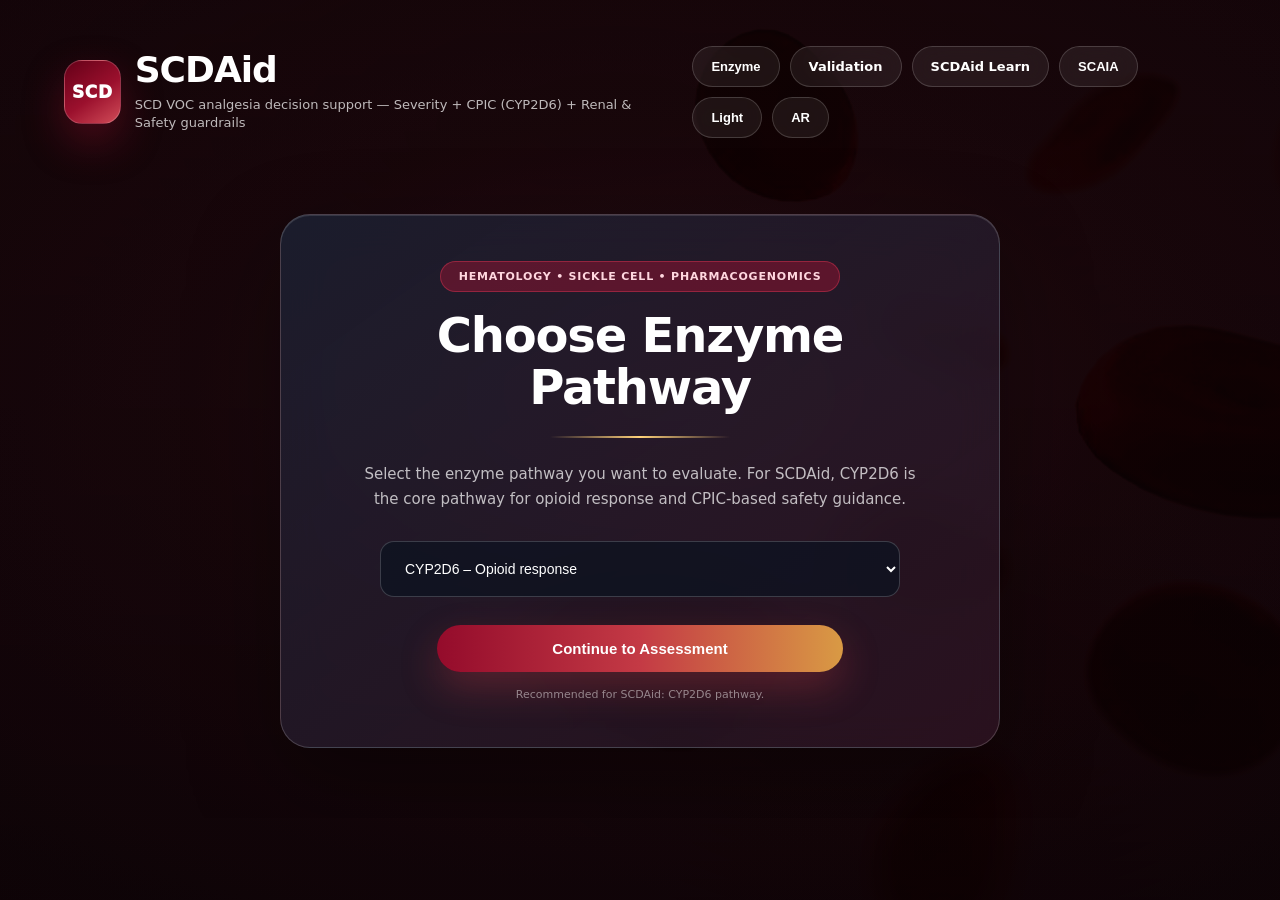
<file: index.html>
<!doctype html>
<html lang="en" dir="ltr">
<head>
  <meta charset="utf-8" />
  <meta name="viewport" content="width=device-width,initial-scale=1" />
  <title>SCDAid</title>
  <link rel="stylesheet" href="style.css" />
</head>

<body>

  <div class="bloodFlowBackground" aria-hidden="true">
    <div class="bloodFlowBackground__plate"></div>
    <div class="bloodFlowBackground__base"></div>
    <div class="bloodFlowBackground__parallax"></div>
    <div class="bloodFlowBackground__veil"></div>
  </div>

  <div class="topbar">
    <div class="brand">
      <div class="logo">SCD</div>
      <div>
        <div id="titleText" class="title">SCDAid</div>
        <div id="subtitleText" class="subtitle">
          SCD VOC analgesia decision support — Severity + CPIC CYP2D6 + Renal & Safety guardrails
        </div>
      </div>
    </div>

    <div class="topActions">
      <button id="backToEnzyme" class="btn ghost backBtn" type="button">Enzyme</button>
      <a class="btn ghost" href="validation.html" title="Synthetic QA harness">Validation</a>
      <a class="btn ghost" href="learn.html">SCDAid Learn</a>
      <button id="openScdChatBtn" class="btn ghost" type="button">SCAIA</button>
      <button id="themeToggle" class="btn ghost" type="button">Light</button>
      <button id="langToggle" class="btn ghost" type="button">AR</button>
    </div>
  </div>

  <section class="heroIntro" id="heroIntro">
    <div class="heroGlass">
      <div class="heroBadge">Hematology • Sickle Cell • Pharmacogenomics</div>

      <h1>Choose Enzyme Pathway</h1>

      <p>
        Select the enzyme pathway you want to evaluate. For SCDAid, CYP2D6 is the core pathway for opioid response and CPIC-based safety guidance.
      </p>

      <div class="enzymePicker">
        <label for="enzymeSelect">Choose enzyme pathway</label>

        <select id="enzymeSelect">
          <option value="">Select enzyme pathway</option>
          <option value="CYP2D6" selected>CYP2D6 – Opioid response</option>
          <option value="CYP3A4">CYP3A4 – Drug interaction risk</option>
          <option value="OPRM1">OPRM1 – Opioid receptor sensitivity</option>
          <option value="COMT">COMT – Pain sensitivity modifier</option>
        </select>

        <button class="btn primary heroBtn" id="startBtn" type="button">
          Continue to Assessment
        </button>

        <div class="heroSmallText">
          Recommended for SCDAid: CYP2D6 pathway.
        </div>
      </div>
    </div>
  </section>

  <main class="wrap hiddenApp" id="mainApp"><section class="inputsColumn" aria-label="Patient inputs and phenotype step">
      <div class="card pgxReadinessCard" aria-label="PGx readiness summary — demo only">
        <div class="pgxReadinessStrip">
          <div class="pgxReadinessTop">
            <span class="pgxReadinessLabel">PGx Readiness</span>
            <span class="pgxReadinessSynthetic">Synthetic demo data only — not linked to assessment fields</span>
          </div>
          <div class="pgxReadinessRow">
            <div class="pgxReadinessPick">
              <label class="pgxReadinessFieldLabel" for="pgxDemoPatientSelect">Demo Patient ID</label>
              <select id="pgxDemoPatientSelect" class="pgxReadinessSelect">
                <option value="">Select demo patient…</option>
                <option value="DEMO-001">DEMO-001</option>
                <option value="DEMO-002">DEMO-002</option>
                <option value="DEMO-003">DEMO-003</option>
                <option value="DEMO-004">DEMO-004</option>
              </select>
            </div>
            <div class="pgxReadinessSummary">
              <div class="pgxReadinessMeta">
                <span class="pgxReadinessK">ID</span>
                <span id="pgxSummaryPatientId" class="pgxReadinessV">—</span>
              </div>
              <div class="pgxReadinessMeta">
                <span class="pgxReadinessK">Status</span>
                <span id="pgxSummaryPill" class="pgxPill pgxPill--neutral">—</span>
              </div>
              <div class="pgxReadinessMeta">
                <span class="pgxReadinessK">CYP2D6</span>
                <span id="pgxSummaryPhenotype" class="pgxReadinessV">—</span>
              </div>
              <div class="pgxReadinessMeta">
                <span class="pgxReadinessK">Last PGx test</span>
                <span id="pgxSummaryTestDate" class="pgxReadinessV">—</span>
              </div>
            </div>
          </div>
          <p id="pgxSummaryNote" class="pgxReadinessNote">Choose a demo patient for a point-of-care PGx summary. Full history is in SCDAid Learn.</p>
          <p class="pgxReadinessSaudiHint">Saudi-focused PGx context: CPIC-based interpretation with attention to alleles and copy-number variation relevant to Saudi and Arabian Peninsula populations (documentation layer; genotype is never inferred from nationality alone).</p>
          <div class="pgxReadinessActions">
            <a id="pgxLearnLink" class="btn ghost pgxLearnBtn" href="learn.html">View PGx History in Learn</a>
          </div>
        </div>
      </div>
      <div class="inputsTopGrid">
        <div class="inputsTopCell">
      <div class="card patientInputsCard">
        <div class="cardHeader">
          <h2 id="patientInputsTitle">Patient Inputs</h2>
        </div>

        <div class="grid">
          <div class="field">
            <label id="ageLabel" for="ageInput">Age (years) *</label>
            <input id="ageInput" type="number" min="0" placeholder="e.g., 24" />
          </div>

          <div class="field">
            <label id="weightLabel" for="weightInput">Weight *</label>
            <div class="row">
              <input id="weightInput" type="number" min="0" placeholder="e.g., 70" />
              <select id="weightUnit">
                <option value="kg">kg</option>
                <option value="lb">lb</option>
              </select>
            </div>
            <div id="weightHint" class="hint">Used to calculate adult starting doses.</div>
          </div>

          <div class="field">
            <label id="egfrLabel" for="gfrInput">eGFR (mL/min/1.73m²) *</label>
            <input id="gfrInput" type="number" min="0" placeholder="e.g., 110" />
            <div id="egfrHint" class="hint">Enter eGFR (mL/min/1.73m²).</div>
          </div>

          <div class="field">
            <label id="doseUnitLabel" for="doseUnit">Output Dose Unit</label>
            <select id="doseUnit">
              <option value="mg">mg</option>
              <option value="mcg">mcg</option>
              <option value="g">g</option>
            </select>
            <div id="doseUnitHint" class="hint">Controls the unit used when displaying calculated doses.</div>
          </div>

          <div class="field">
            <label id="crisesLabel" for="crisesInput">Pain crises/year (optional)</label>
            <input id="crisesInput" type="number" min="0" placeholder="e.g., 4" />
          </div>

          <div class="field">
            <label id="severityLabel" for="severityInput">Pain severity *</label>
            <select id="severityInput">
              <option value="mild">Mild</option>
              <option value="moderate" selected>Moderate</option>
              <option value="severe">Severe</option>
            </select>
          </div>

          <div class="field">
            <label id="genoAvailLabel" for="genoAvail">CYP2D6 genotype availability</label>
            <select id="genoAvail">
              <option value="known" selected>Known</option>
              <option value="unknown">Unknown</option>
            </select>
            <div id="genoAvailHint" class="hint">If unknown, tool avoids CYP2D6-dependent opioids.</div>
          </div>

          <div class="field">
            <label id="cypLabel" for="cyp2d6Input">CYP2D6 phenotype</label>
            <select id="cyp2d6Input">
              <option value="PM">Poor (PM)</option>
              <option value="IM">Intermediate (IM)</option>
              <option value="EM" selected>Normal (NM/EM)</option>
              <option value="UM">Ultrarapid (UM)</option>
            </select>
          </div>

          <div class="field">
            <label for="cyp2d6_allele1">CYP2D6 allele 1</label>
            <input id="cyp2d6_allele1" type="text" placeholder="e.g., *1 or *1x2" />
            <div class="hint">Supports duplication, e.g., *1x2, *1x3.</div>
          </div>

          <div class="field">
            <label for="cyp2d6_allele2">CYP2D6 allele 2</label>
            <input id="cyp2d6_allele2" type="text" placeholder="e.g., *4 or *10" />
            <div class="hint">Together with allele 1, the tool builds diplotype internally (e.g., *1/*4).</div>
          </div>

          <div class="field">
            <label for="cyp2d6_diplotype">CYP2D6 genotype/diplotype (optional)</label>
            <input id="cyp2d6_diplotype" type="text" placeholder="e.g., *1/*4 (if alleles unavailable)" />
            <div class="hint">Use either allele1+allele2 or a diplotype string; avoid conflicting entries.</div>
          </div>

          <div class="field">
            <label for="cyp2d6_copy_number_status">CYP2D6 copy number status</label>
            <select id="cyp2d6_copy_number_status">
              <option value="unknown" selected>Unknown</option>
              <option value="normal">Normal</option>
              <option value="deletion">Deletion</option>
              <option value="duplication">Duplication</option>
            </select>
          </div>

          <div class="field">
            <label for="optional_gene_select">Optional gene</label>
            <select id="optional_gene_select">
              <option value="" selected>None</option>
              <option value="OPRM1">OPRM1 (A118G)</option>
              <option value="COMT">COMT (Val158Met)</option>
            </select>
            <div class="hint">Optional modifiers, informational only.</div>
          </div>

          <div class="field">
            <label for="optional_gene_genotype">Genotype</label>
            <select id="optional_gene_genotype"></select>
            <div class="hint">Will populate after choosing an optional gene.</div>
          </div>
        </div>
      </div>
        </div>
        <div class="inputsTopCell">
      <div class="card stepOneCard">
        <div class="cardHeader">
          <h2 id="phenoPredTitle">CYP2D6 Functional Phenotype Module</h2>
        </div>
          <div id="phenoPredHint" class="hint stepOneHint">
            Enter CYP2D6 PGx inputs in one place. SCDAid derives the final CYP2D6 functional phenotype from genotype/phenoconversion when available, or ML proxy logic when genotype is incomplete.
          </div>

          <div class="grid smallGrid">
            <div class="field">
              <label id="sexLabel" for="sexInput">Sex</label>
              <select id="sexInput">
                <option value="F" selected>F</option>
                <option value="M">M</option>
              </select>
            </div>

            <div class="field">
              <label for="spo2Input">SpO₂ (%)</label>
              <input id="spo2Input" type="number" min="0" max="100" placeholder="e.g., 98" value="98" />
              <div class="hint">Used for respiratory safety risk and ACS-related monitoring.</div>
            </div>

            <div class="field">
              <label for="cyp2d6InhibitorDrugInput">CYP2D6 inhibitor medication</label>
              <select id="cyp2d6InhibitorDrugInput">
                <option value="none" data-strength="none" selected>None</option>

                <optgroup label="Strong CYP2D6 inhibitors">
                  <option value="bupropion" data-strength="strong">Bupropion</option>
                  <option value="fluoxetine" data-strength="strong">Fluoxetine</option>
                  <option value="paroxetine" data-strength="strong">Paroxetine</option>
                  <option value="quinidine" data-strength="strong">Quinidine</option>
                  <option value="terbinafine" data-strength="strong">Terbinafine</option>
                  <option value="cinacalcet" data-strength="strong">Cinacalcet</option>
                </optgroup>

                <optgroup label="Moderate CYP2D6 inhibitors">
                  <option value="duloxetine" data-strength="moderate">Duloxetine</option>
                  <option value="sertraline" data-strength="moderate">Sertraline</option>
                  <option value="escitalopram" data-strength="moderate">Escitalopram</option>
                  <option value="citalopram" data-strength="moderate">Citalopram</option>
                  <option value="venlafaxine" data-strength="moderate">Venlafaxine</option>
                  <option value="desvenlafaxine" data-strength="moderate">Desvenlafaxine</option>
                  <option value="amiodarone" data-strength="moderate">Amiodarone</option>
                  <option value="celecoxib" data-strength="moderate">Celecoxib</option>
                  <option value="ritonavir" data-strength="moderate">Ritonavir</option>
                  <option value="mirabegron" data-strength="moderate">Mirabegron</option>
                  <option value="propafenone" data-strength="moderate">Propafenone</option>
                  <option value="abiraterone" data-strength="moderate">Abiraterone</option>
                  <option value="rolapitant" data-strength="moderate">Rolapitant</option>
                </optgroup>

                <optgroup label="Weak / possible CYP2D6 inhibitors">
                  <option value="amitriptyline" data-strength="weak">Amitriptyline</option>
                  <option value="chlorpromazine" data-strength="weak">Chlorpromazine</option>
                  <option value="cimetidine" data-strength="weak">Cimetidine</option>
                  <option value="clomipramine" data-strength="weak">Clomipramine</option>
                  <option value="diphenhydramine" data-strength="weak">Diphenhydramine</option>
                  <option value="doxepin" data-strength="weak">Doxepin</option>
                  <option value="haloperidol" data-strength="weak">Haloperidol</option>
                  <option value="hydroxyzine" data-strength="weak">Hydroxyzine</option>
                  <option value="imipramine" data-strength="weak">Imipramine</option>
                  <option value="methadone" data-strength="weak">Methadone</option>
                  <option value="metoclopramide" data-strength="weak">Metoclopramide</option>
                  <option value="nortriptyline" data-strength="weak">Nortriptyline</option>
                  <option value="ticlopidine" data-strength="weak">Ticlopidine</option>
                </optgroup>

                <option value="other" data-strength="custom">Other medication</option>
              </select>
              <div class="hint">Select the actual medication when available.</div>
            </div>

            <div class="field">
              <label for="inhibitorLevelInput">CYP2D6 inhibitor strength</label>
              <select id="inhibitorLevelInput">
                <option value="none" selected>None</option>
                <option value="weak">Weak / possible</option>
                <option value="moderate">Moderate</option>
                <option value="strong">Strong</option>
                <option value="unknown">Unknown</option>
              </select>
              <div class="hint">Auto-filled from medication list; adjust manually for “Other”.</div>
            </div>

            <div class="field">
              <label for="customInhibitorDrugInput">Other inhibitor medication</label>
              <input id="customInhibitorDrugInput" type="text" placeholder="Type medication name if Other" />
              <div class="hint">Use when the medication is not listed.</div>
            </div>

            <div class="field">
              <label id="codeineRespLabel" for="codeineRespInput">Prior codeine response</label>
              <select id="codeineRespInput">
                <option value="unknown" selected>Unknown / not used</option>
                <option value="effective">Effective</option>
                <option value="ineffective">Ineffective</option>
                <option value="adverse">Toxicity / adverse effect</option>
              </select>
            </div>

            <div class="field">
              <label id="tramadolRespLabel" for="tramadolRespInput">Prior tramadol response</label>
              <select id="tramadolRespInput">
                <option value="unknown" selected>Unknown / not used</option>
                <option value="effective">Effective</option>
                <option value="ineffective">Ineffective</option>
                <option value="adverse">Toxicity / adverse effect</option>
              </select>
            </div>

            <div class="field">
              <label for="inflammationTypeInput">Inflammation / acute trigger type</label>
              <select id="inflammationTypeInput">
                <option value="none" data-severity="none" selected>None</option>
                <option value="voc_only" data-severity="mild">VOC pain episode only</option>
                <option value="fever_unspecified" data-severity="mild">Fever / suspected infection</option>
                <option value="viral_illness" data-severity="mild">Viral illness</option>
                <option value="uti" data-severity="mild">Urinary tract infection</option>
                <option value="pneumonia" data-severity="high">Pneumonia</option>
                <option value="acute_chest_syndrome" data-severity="high">Acute chest syndrome</option>
                <option value="sepsis" data-severity="high">Sepsis</option>
                <option value="osteomyelitis" data-severity="high">Osteomyelitis</option>
                <option value="skin_soft_tissue" data-severity="mild">Skin / soft tissue infection</option>
                <option value="post_surgery_trauma" data-severity="high">Post-surgery / trauma inflammatory stress</option>
                <option value="high_crp_wbc" data-severity="high">High CRP / WBC</option>
                <option value="other" data-severity="custom">Other inflammation</option>
              </select>
              <div class="hint">Used to estimate phenoconversion and safety risk.</div>
            </div>

            <div class="field">
              <label for="inflammationInput">Acute inflammation / severe acute illness</label>
              <select id="inflammationInput">
                <option value="unknown" selected>Unknown</option>
                <option value="no">No</option>
                <option value="yes">Yes</option>
              </select>
              <div class="hint">Primary CYP2D6 proxy field when genotype is unavailable or phenoconversion is suspected.</div>
            </div>

            <div class="field">
              <label for="customInflammationInput">Acute illness context details (optional)</label>
              <input id="customInflammationInput" type="text" placeholder="Describe illness/inflammation context" />
              <div class="hint">Optional free-text context only.</div>
            </div>

            <div class="field">
              <label for="opioidToxicityInput">Previous opioid toxicity</label>
              <select id="opioidToxicityInput">
                <option value="no" selected>No</option>
                <option value="yes">Yes</option>
                <option value="unknown">Unknown</option>
              </select>
              <div class="hint">Used as CYP2D6 clinical proxy and safety feature.</div>
            </div>

            <div class="field">
              <label for="opioidToxicityTypeInput">Toxicity type</label>
              <select id="opioidToxicityTypeInput">
                <option value="none" selected>None</option>
                <option value="oversedation">Excessive sedation / somnolence</option>
                <option value="respiratory_depression">Respiratory depression</option>
                <option value="severe_nausea_vomiting">Severe nausea / vomiting</option>
                <option value="pruritus_rash">Pruritus / rash</option>
                <option value="hypotension">Hypotension</option>
                <option value="confusion_delirium">Confusion / delirium</option>
                <option value="constipation_ileus">Severe constipation / ileus</option>
                <option value="urinary_retention">Urinary retention</option>
                <option value="allergic_like_reaction">Allergic-like reaction</option>
                <option value="naloxone_required">Overdose / naloxone required</option>
                <option value="other">Other toxicity</option>
              </select>
              <div class="hint">Specify the toxicity pattern to improve explanation and safety level.</div>
            </div>

            <div class="field">
              <label for="customOpioidToxicityInput">Other toxicity description</label>
              <input id="customOpioidToxicityInput" type="text" placeholder="Describe toxicity if Other" />
              <div class="hint">Free-text note for uncommon toxicity patterns.</div>
            </div>
          </div>

          <div class="row predictRow">
            <button id="predictBtn" class="btn" type="button">Predict</button>
            <div id="predictStatus" class="predictStatus"></div>
          </div>
      </div>
        </div>
      </div>

      <div class="card inputsFollowCard">
        <div class="divider"></div>

        <div class="box infoBox">
          <h3 id="genoBoxTitle">If CYP2D6 genotype is unavailable</h3>
          <div id="genoBoxIntro" class="hint">
            Clinical indicators suggestive of altered CYP2D6 activity (informational only; does not replace genotyping):
          </div>

          <ol id="genoBoxList" class="ol">
            <li><strong>Past response:</strong> ineffective codeine/tramadol may suggest reduced CYP2D6 activation.</li>
            <li><strong>Drug–drug interactions:</strong> strong CYP2D6 inhibitors may cause phenoconversion.</li>
            <li><strong>Inflammation:</strong> acute illness may reduce drug-metabolizing activity.</li>
          </ol>

          <div class="note" id="genoBoxNote">
            These indicators support clinical reasoning only; they do not replace pharmacogenetic testing.
          </div>
        </div>

        <div class="divider"></div>

        <div class="checks">
          <label class="chk"><input id="opioidTol" type="checkbox" /> <span id="opioidTolLabel">Opioid tolerant</span></label>
          <label class="chk"><input id="sedatives" type="checkbox" /> <span id="sedativesLabel">Concurrent sedatives</span></label>
          <label class="chk"><input id="respRisk" type="checkbox" /> <span id="respRiskLabel">Respiratory risk</span></label>
          <label class="chk"><input id="suspectedACS" type="checkbox" /> <span id="acsLabel">Suspected ACS</span></label>
          <label class="chk"><input id="morphineAllergy" type="checkbox" /> <span id="morphineAllergyLabel">Morphine allergy</span></label>

          <label class="chk">
            <input id="flag_nephropathy" type="checkbox" />
            <span>SCD nephropathy (albuminuria/proteinuria or CKD)</span>
          </label>
        </div>

        <div class="actions">
          <button id="runBtn" class="btn primary" type="button">Run SCDAid Recommendation</button>
          <button id="resetBtn" class="btn ghost" type="button">Reset</button>
        </div>

        <div id="disclaimerText" class="disclaimer">
          Educational prototype only. Not a substitute for clinical judgment.
        </div>
      </div>

      <div class="card refs">
        <div class="cardHeader">
          <h2 id="refsTitle">References</h2>
        </div>
        <ul class="refList">
          <li><a id="mohLink" target="_blank" rel="noreferrer">Saudi MOH Protocol</a></li>
          <li><a id="cpicLink" target="_blank" rel="noreferrer">CPIC CYP2D6</a></li>
          <li><a id="ashLink" target="_blank" rel="noreferrer">ASH VOC Guideline</a></li>
          <li><a id="owsianyLink" target="_blank" rel="noreferrer">Owsiany et al.</a></li>
        </ul>
      </div>
    </section><section class="predictionColumn resultsBelow" aria-label="Prediction output">
      <div class="card predictionPanelCard">
        <div class="cardHeader">
          <h2 id="resultsTitle">SCDAid Decision Output</h2>
        </div>

        <div id="results" class="predictionPanelBody">
          <div id="placeholderText" class="placeholder">Enter inputs then click "Run SCDAid Recommendation".</div>
        </div>
      </div>
    </section></main>

  <!-- SCAIA Popup Chat -->
  <div id="scdChatOverlay" class="scdChatOverlay hidden">
    <div class="scdChatModal">
      <div class="scdChatHead">
        <div>
          <h3>SCAIA</h3>
          <p>
            Ask SCAIA about CYP2D6 phenotype, inhibitor drugs, renal logic, analgesic choice,
            safety risk, and why the tool chose a recommendation.
          </p>
        </div>
        <button id="closeScdChatBtn" class="scdChatClose" type="button">×</button>
      </div>

      <div class="scdChatQuick">
        <button type="button" class="scdChip">Why hydromorphone?</button>
        <button type="button" class="scdChip">Why avoid tramadol?</button>
        <button type="button" class="scdChip">Explain CYP2D6 phenotype</button>
        <button type="button" class="scdChip">Why is safety risk high?</button>
      </div>

      <div id="scdChatMessages" class="scdChatMessages">
        <div class="scdMsg bot">
          <div class="scdBubble">
            Hi, I’m SCAIA. I can explain the recommendation, CYP2D6 logic,
            inhibitor medications, renal guardrails, and safety reasoning.
          </div>
        </div>
      </div>

      <div class="scdChatInputRow">
        <input
          id="scdChatInput"
          type="text"
          placeholder="SCAIA: Why hydromorphone? Why avoid codeine/tramadol?"
        />
        <button id="scdChatSendBtn" class="btn primary" type="button">Ask</button>
      </div>

      <div class="scdChatNote">
        Educational explanation only. Not a substitute for clinical judgment.
      </div>
    </div>
  </div>

  <script src="scdaid-demo-patients.js"></script>
  <script src="app.js"></script>

  <script>
    (function () {
      function syncPgxSummary() {
        var sel = document.getElementById("pgxDemoPatientSelect");
        var link = document.getElementById("pgxLearnLink");
        var id = sel && sel.value ? sel.value : "";
        var p = typeof getDemoPatient === "function" ? getDemoPatient(id) : null;

        document.getElementById("pgxSummaryPatientId").textContent = p ? p.id : "—";

        var pill = document.getElementById("pgxSummaryPill");
        pill.className = "pgxPill pgxPill--neutral";
        if (!id) {
          pill.textContent = "—";
        } else if (!p) {
          pill.textContent = "Profile Not Found";
          pill.classList.add("pgxPill--notfound");
        } else if (p.pgxStatus === "ready") {
          pill.textContent = "PGx Ready";
          pill.classList.add("pgxPill--ready");
        } else if (p.pgxStatus === "missing") {
          pill.textContent = "PGx Missing";
          pill.classList.add("pgxPill--missing");
        } else {
          pill.textContent = p.pillText || "—";
        }

        document.getElementById("pgxSummaryPhenotype").textContent =
          p && p.cyp2d6Phenotype ? p.cyp2d6Phenotype : p && p.pgxStatus === "missing" ? "Not available" : "—";

        document.getElementById("pgxSummaryTestDate").textContent =
          p && p.lastPgxTestDate ? p.lastPgxTestDate : "—";

        var noteEl = document.getElementById("pgxSummaryNote");
        if (!id) {
          noteEl.textContent =
            "Choose a demo patient for a point-of-care PGx summary. Full history is in SCDAid Learn.";
        } else if (!p) {
          noteEl.textContent = "No PGx profile found for this ID (demo registry only).";
        } else {
          noteEl.textContent = p.recommendationNote || "";
        }

        if (link) {
          link.href = id && p ? "learn.html?demo=" + encodeURIComponent(id) : "learn.html";
        }
      }

      document.addEventListener("DOMContentLoaded", function () {
        var sel = document.getElementById("pgxDemoPatientSelect");
        if (sel) sel.addEventListener("change", syncPgxSummary);
        syncPgxSummary();
      });
    })();
  </script>

  <script>
    const startBtn = document.getElementById("startBtn");
    const enzymeSelect = document.getElementById("enzymeSelect");
    const heroIntro = document.getElementById("heroIntro");
    const mainApp = document.getElementById("mainApp");
    const backToEnzyme = document.getElementById("backToEnzyme");

    mainApp.classList.add("hiddenApp");

    startBtn.addEventListener("click", () => {
      if (!enzymeSelect.value) {
        alert("Please select an enzyme pathway first.");
        return;
      }

      heroIntro.classList.add("compactHero");
      mainApp.classList.remove("hiddenApp");

      setTimeout(() => {
        mainApp.scrollIntoView({ behavior: "smooth", block: "start" });
      }, 250);
    });

    backToEnzyme.addEventListener("click", () => {
      heroIntro.classList.remove("compactHero");
      mainApp.classList.add("hiddenApp");

      setTimeout(() => {
        heroIntro.scrollIntoView({ behavior: "smooth", block: "start" });
      }, 100);
    });
  </script>

<script>
  // Light / Dark mode toggle
  (function () {
    const themeBtn = document.getElementById("themeToggle");
    const savedTheme = localStorage.getItem("scdaid-theme") || "dark";

    function applyTheme(theme) {
      if (theme === "light") {
        document.body.classList.add("lightTheme");
        if (themeBtn) themeBtn.textContent = "Dark";
      } else {
        document.body.classList.remove("lightTheme");
        if (themeBtn) themeBtn.textContent = "Light";
      }
      localStorage.setItem("scdaid-theme", theme);
    }

    applyTheme(savedTheme);

    if (themeBtn) {
      themeBtn.addEventListener("click", function () {
        const isLight = document.body.classList.contains("lightTheme");
        applyTheme(isLight ? "dark" : "light");
      });
    }
  })();
</script>

<script>
  // Prediction vs Decision labels (single pass + late paint from app.js)
  (function () {
    function applyPredictionDecisionLabels() {
      const labels = {
        phenoPredTitle: "Functional CYP2D6 Phenotype Prediction",
        phenoPredHint: "This step predicts the functional CYP2D6 phenotype only. The final analgesic decision is made by SCDAid using phenotype + renal + respiratory + safety inputs.",
        resultsTitle: "SCDAid Decision Output",
        placeholderText: "Enter patient inputs, predict phenotype if needed, then click “Run SCDAid Recommendation”."
      };

      Object.entries(labels).forEach(([id, text]) => {
        const el = document.getElementById(id);
        if (el) el.textContent = text;
      });

      const runBtn = document.getElementById("runBtn");
      if (runBtn) runBtn.textContent = "Run SCDAid Recommendation";

      const predictStatus = document.getElementById("predictStatus");
      if (predictStatus) predictStatus.textContent = "Functional phenotype prediction only.";
    }

    document.addEventListener("DOMContentLoaded", applyPredictionDecisionLabels);
    window.addEventListener("load", applyPredictionDecisionLabels);
  })();
</script>
<script src="scaia-copy-actions.js"></script>
</body>
</html>
</file>
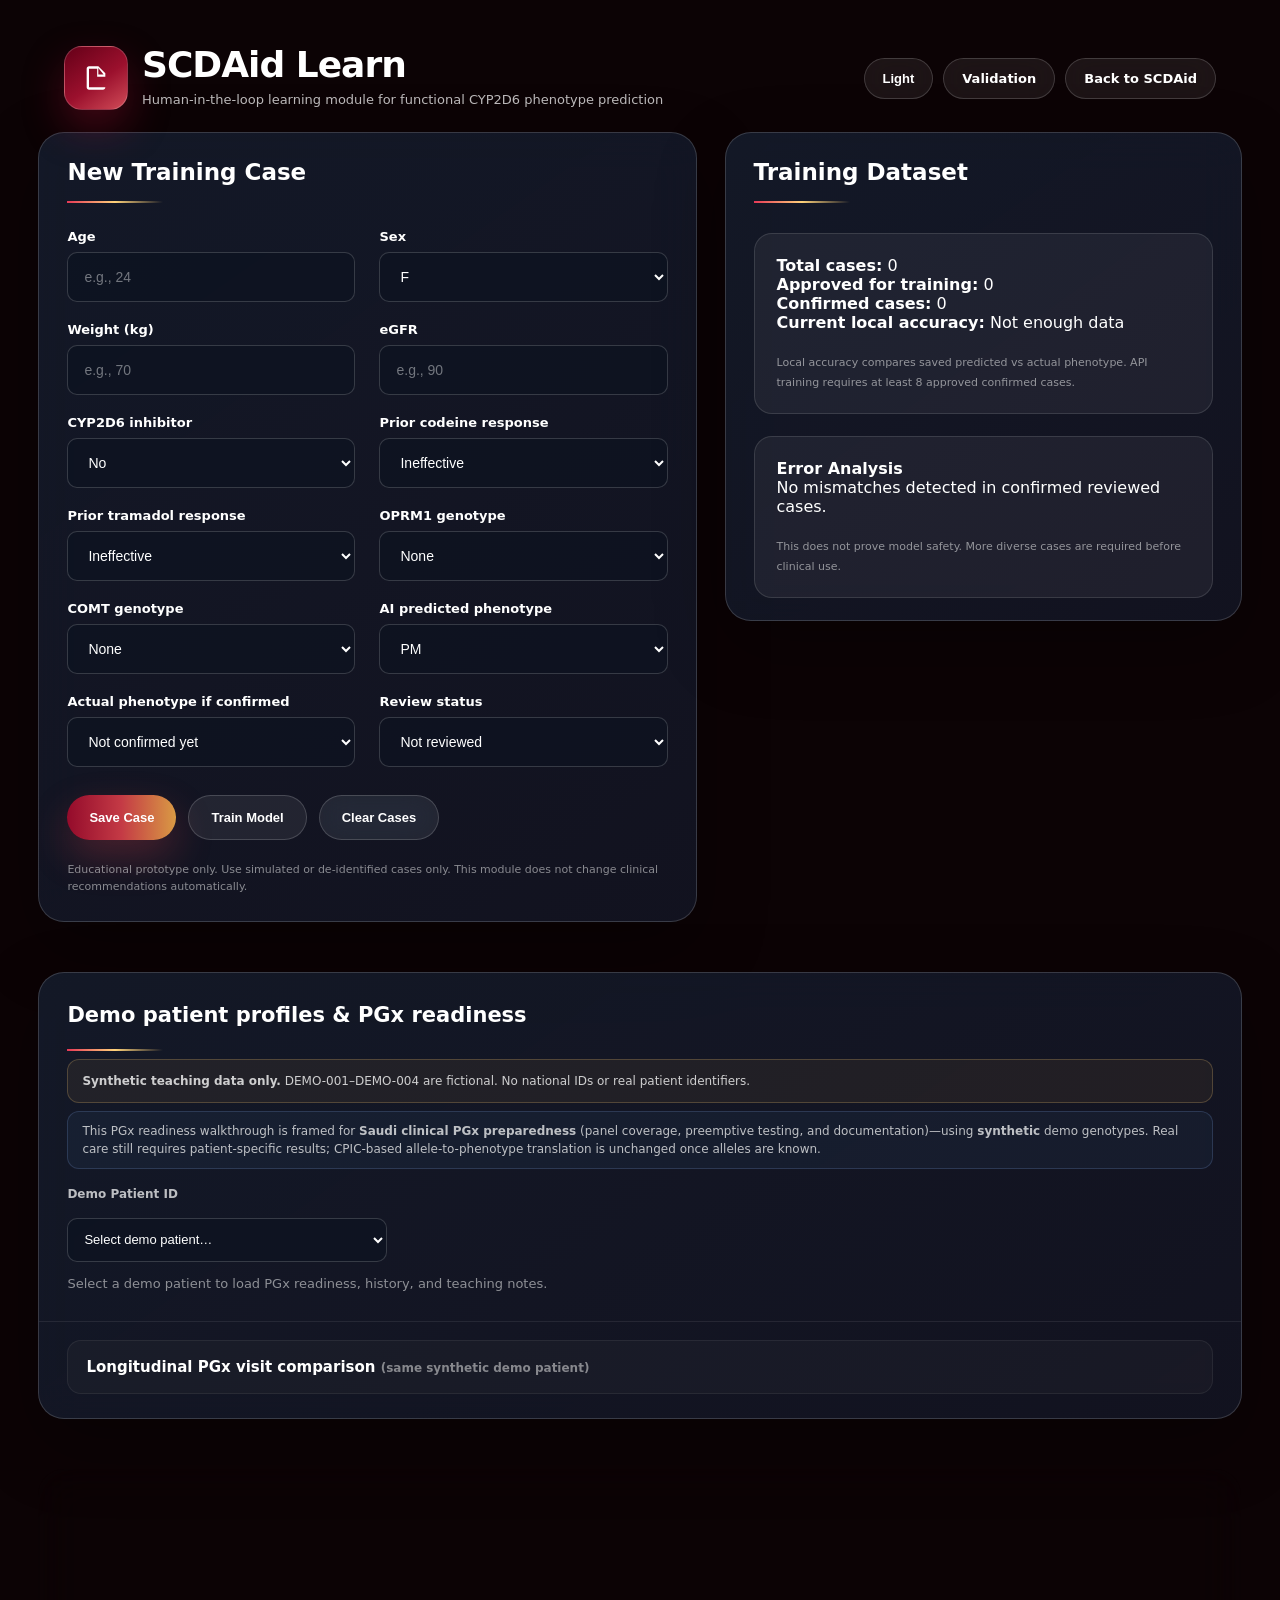
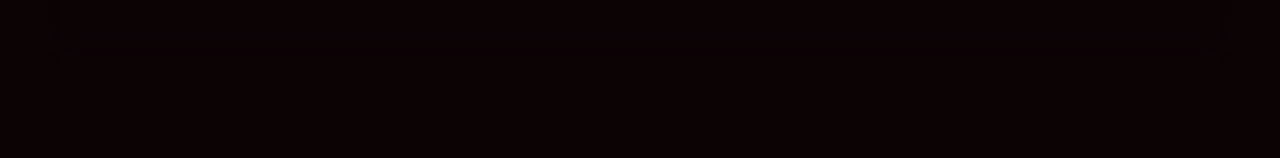
<file: learn.html>
<!doctype html>
<html lang="en" dir="ltr">
<head>
  <meta charset="utf-8" />
  <meta name="viewport" content="width=device-width,initial-scale=1" />
  <title>SCDAid Learn</title>
  <link rel="stylesheet" href="style.css" />

  <style>
    /* SCDAid Learn: full-width table section */
    .fullWidthTable {
      grid-column: 1 / -1;
      width: 100%;
    }

    .largeCasesTable {
      overflow-x: auto;
      padding: 26px;
    }

    .largeCasesTable table {
      min-width: 980px;
      font-size: 14px;
    }

    .largeCasesTable th,
    .largeCasesTable td {
      padding: 16px 18px;
      font-size: 14px;
      white-space: nowrap;
    }

    .largeCasesTable th {
      font-size: 13px;
      letter-spacing: .2px;
    }

    .largeCasesTable tbody tr {
      transition: 0.2s ease;
      cursor: pointer;
    }

    .largeCasesTable tbody tr:hover {
      background: rgba(255, 255, 255, 0.08);
    }

    .selectedCaseNotice {
      margin: 0 28px 20px;
      padding: 14px 18px;
      border-radius: 14px;
      border: 1px solid rgba(255, 210, 122, 0.25);
      background: rgba(217, 154, 68, 0.08);
      color: rgba(255, 255, 255, 0.78);
      font-size: 12px;
      line-height: 1.5;
      display: none;
    }

    /* Learn: document icon in logo square (replaces text mark) */
    .logo--document {
      font-size: 0;
      letter-spacing: 0;
    }

    .logoDocIcon {
      display: block;
      flex-shrink: 0;
      color: #fff;
    }
  </style>
</head>

<body>
  <div class="topbar">
    <div class="brand">
      <div class="logo logo--document" title="Learning module" aria-hidden="true">
        <svg class="logoDocIcon" viewBox="0 0 24 24" width="28" height="28" xmlns="http://www.w3.org/2000/svg" focusable="false">
          <path fill="currentColor" d="M14 2H6c-1.1 0-2 .9-2 2v16c0 1.1.9 2 2 2h12c1.1 0 2-.9 2-2V8l-6-6zm0 1.5L18.5 9H14V3.5zM6 20V4h7v7h7v9H6z"/>
        </svg>
      </div>
      <div>
        <div class="title">SCDAid Learn</div>
        <div class="subtitle">
          Human-in-the-loop learning module for functional CYP2D6 phenotype prediction
        </div>
      </div>
    </div>

    <div class="topActions">
      <button id="themeToggle" class="btn ghost" type="button">Light</button>
      <a class="btn ghost" href="validation.html" title="Synthetic QA harness">Validation</a>
      <a class="btn ghost" href="index.html">Back to SCDAid</a>
    </div>
  </div>

  <main class="wrap">
    <section class="left">
      <div class="card">
        <div class="cardHeader">
          <h2>New Training Case</h2>
        </div>

        <div id="selectedCaseNotice" class="selectedCaseNotice">
          Selected case loaded into the form. You can review it, update the actual phenotype, then save as a new case if needed.
        </div>

        <div class="grid">
          <div class="field">
            <label>Age</label>
            <input id="learn_age" type="number" placeholder="e.g., 24" />
          </div>

          <div class="field">
            <label>Sex</label>
            <select id="learn_sex">
              <option value="F">F</option>
              <option value="M">M</option>
            </select>
          </div>

          <div class="field">
            <label>Weight (kg)</label>
            <input id="learn_weight" type="number" placeholder="e.g., 70" />
          </div>

          <div class="field">
            <label>eGFR</label>
            <input id="learn_egfr" type="number" placeholder="e.g., 90" />
          </div>

          <div class="field">
            <label>CYP2D6 inhibitor</label>
            <select id="learn_inhibitor">
              <option value="no">No</option>
              <option value="yes">Yes</option>
            </select>
          </div>

          <div class="field">
            <label>Prior codeine response</label>
            <select id="learn_codeine">
              <option value="ineffective">Ineffective</option>
              <option value="effective">Effective</option>
              <option value="toxicity">Toxicity</option>
              <option value="adverse">Adverse effects</option>
              <option value="unknown">Unknown</option>
            </select>
          </div>

          <div class="field">
            <label>Prior tramadol response</label>
            <select id="learn_tramadol">
              <option value="ineffective">Ineffective</option>
              <option value="effective">Effective</option>
              <option value="toxicity">Toxicity</option>
              <option value="adverse">Adverse effects</option>
              <option value="unknown">Unknown</option>
            </select>
          </div>

          <div class="field">
            <label>OPRM1 genotype</label>
            <select id="learn_oprm1">
              <option value="">None</option>
              <option value="AA">AA</option>
              <option value="AG">AG</option>
              <option value="GG">GG</option>
            </select>
          </div>

          <div class="field">
            <label>COMT genotype</label>
            <select id="learn_comt">
              <option value="">None</option>
              <option value="Val/Val">Val/Val</option>
              <option value="Val/Met">Val/Met</option>
              <option value="Met/Met">Met/Met</option>
            </select>
          </div>

          <div class="field">
            <label>AI predicted phenotype</label>
            <select id="learn_predicted">
              <option value="PM">PM</option>
              <option value="IM">IM</option>
              <option value="NM">NM</option>
              <option value="UM">UM</option>
            </select>
          </div>

          <div class="field">
            <label>Actual phenotype if confirmed</label>
            <select id="learn_actual">
              <option value="">Not confirmed yet</option>
              <option value="PM">PM</option>
              <option value="IM">IM</option>
              <option value="NM">NM</option>
              <option value="UM">UM</option>
            </select>
          </div>

          <div class="field">
            <label>Review status</label>
            <select id="learn_reviewed">
              <option value="no">Not reviewed</option>
              <option value="yes">Approved for training</option>
            </select>
          </div>
        </div>

        <div class="actions">
          <button class="btn primary" type="button" onclick="saveCase()">Save Case</button>
          <button class="btn" type="button" onclick="trainModel()">Train Model</button>
          <button class="btn ghost" type="button" onclick="clearCases()">Clear Cases</button>
        </div>

        <div class="disclaimer">
          Educational prototype only. Use simulated or de-identified cases only. This module does not change clinical recommendations automatically.
        </div>
      </div>
    </section>

    <section class="right">
      <div class="card">
        <div class="cardHeader">
          <h2>Training Dataset</h2>
        </div>

        <div id="learn_stats" class="box">
          No cases added yet.
        </div>

        <div id="errorAnalysis" class="box">
          Error analysis will appear after training.
        </div>
      </div>
    </section>

    <section class="fullWidthTable learnPgxTeaching" id="learnPgxTeachingSection" aria-label="Synthetic demo PGx teaching profiles">
      <div class="card learnPgxCard">
        <div class="cardHeader">
          <h2>Demo patient profiles &amp; PGx readiness</h2>
        </div>
        <p class="learnPgxSyntheticBanner">
          <strong>Synthetic teaching data only.</strong> DEMO-001–DEMO-004 are fictional. No national IDs or real patient identifiers.
        </p>
        <p class="learnPgxSaudiFramingNote">
          This PGx readiness walkthrough is framed for <strong>Saudi clinical PGx preparedness</strong> (panel coverage, preemptive testing, and documentation)—using <strong>synthetic</strong> demo genotypes. Real care still requires patient-specific results; CPIC-based allele-to-phenotype translation is unchanged once alleles are known.
        </p>

        <div class="learnPgxToolbar">
          <div class="field learnPgxField">
            <label for="learnDemoPatientSelect">Demo Patient ID</label>
            <select id="learnDemoPatientSelect">
              <option value="">Select demo patient…</option>
              <option value="DEMO-001">DEMO-001</option>
              <option value="DEMO-002">DEMO-002</option>
              <option value="DEMO-003">DEMO-003</option>
              <option value="DEMO-004">DEMO-004</option>
            </select>
          </div>
        </div>

        <div id="learnPgxDetailMount" class="learnPgxDetailMount">
          <p class="learnPgxPlaceholder">Select a demo patient to load PGx readiness, history, and teaching notes.</p>
        </div>

        <div class="learnPgxLongitudinalWrap">
          <details class="learnPgxLongitudinalAccordion" id="learnLongitudinalAccordion">
            <summary class="learnPgxLongitudinalSummary">
              Longitudinal PGx visit comparison <span class="learnPgxLongitudinalSummaryHint">(same synthetic demo patient)</span>
            </summary>
            <div class="learnPgxLongitudinalBody">
              <p class="learnPgxLongitudinalBanner">
                <strong>Synthetic teaching visits only.</strong> Each column is a fictional encounter for the <em>same</em> demo ID — not different real patients.
              </p>
              <p class="learnPgxLongitudinalTeaching" id="learnLongitudinalTeachingNote">
                CYP2D6 genotype is generally stable across visits, but the clinical phenotype and analgesic recommendation may change because of inhibitors, renal function, respiratory status, and prior response.
              </p>
              <div id="learnLongitudinalMount" class="learnLongitudinalMount">
                <p class="learnPgxHint">Select a demo patient above to load a visit-by-visit table.</p>
              </div>
            </div>
          </details>
        </div>
      </div>
    </section>

    <section class="fullWidthTable">
      <div class="card">
        <div class="cardHeader">
          <h2>Saved Training Cases</h2>
        </div>

        <div id="casesTable" class="box largeCasesTable">
          Cases will appear here.
        </div>
      </div>
    </section>
  </main>

  <script src="scdaid-demo-patients.js"></script>
  <script>
    const API_BASE = "https://scdaid-api.onrender.com";

    let cases = JSON.parse(localStorage.getItem("scdaid_learn_cases") || "[]");

    function getValue(id) {
      return document.getElementById(id)?.value || "";
    }

    function setValue(id, value) {
      const el = document.getElementById(id);
      if (el) el.value = value || "";
    }

    function normalizeResponseForApi(value) {
      if (!value) return "unknown";

      const v = String(value).toLowerCase().trim();

      if (v === "adverse" || v === "adverse effects" || v === "toxicity") {
        return "toxicity";
      }

      if (["effective", "ineffective", "unknown"].includes(v)) {
        return v;
      }

      return "unknown";
    }

    function normalizePhenotype(value) {
      if (value === "EM") return "NM";
      return value || "";
    }

    function saveCase() {
      const newCase = {
        age: getValue("learn_age"),
        sex: getValue("learn_sex"),
        weight: getValue("learn_weight"),
        egfr: getValue("learn_egfr"),
        inhibitor: getValue("learn_inhibitor"),
        codeine: getValue("learn_codeine"),
        tramadol: getValue("learn_tramadol"),
        oprm1: getValue("learn_oprm1"),
        comt: getValue("learn_comt"),
        predicted: normalizePhenotype(getValue("learn_predicted")),
        actual: normalizePhenotype(getValue("learn_actual")),
        reviewed: getValue("learn_reviewed")
      };

      cases.push(newCase);
      localStorage.setItem("scdaid_learn_cases", JSON.stringify(cases));
      renderCases();

      const notice = document.getElementById("selectedCaseNotice");
      if (notice) {
        notice.style.display = "block";
        notice.innerHTML = "Case saved successfully. It has been added to the training dataset.";
      }
    }

    function clearCases() {
      const confirmClear = confirm("Are you sure you want to clear all saved cases?");
      if (!confirmClear) return;

      cases = [];
      localStorage.removeItem("scdaid_learn_cases");
      renderCases();

      document.getElementById("errorAnalysis").innerHTML = "Error analysis will appear after training.";

      const notice = document.getElementById("selectedCaseNotice");
      if (notice) {
        notice.style.display = "none";
      }
    }

    function loadCaseIntoForm(index) {
      const c = cases[index];
      if (!c) return;

      setValue("learn_age", c.age);
      setValue("learn_sex", c.sex || "F");
      setValue("learn_weight", c.weight);
      setValue("learn_egfr", c.egfr);

      setValue("learn_inhibitor", c.inhibitor || "no");
      setValue("learn_codeine", c.codeine || "ineffective");
      setValue("learn_tramadol", c.tramadol || "ineffective");

      setValue("learn_oprm1", c.oprm1 || "");
      setValue("learn_comt", c.comt || "");

      setValue("learn_predicted", normalizePhenotype(c.predicted) || "PM");
      setValue("learn_actual", normalizePhenotype(c.actual) || "");
      setValue("learn_reviewed", c.reviewed || "no");

      const notice = document.getElementById("selectedCaseNotice");
      if (notice) {
        notice.style.display = "block";
        notice.innerHTML = `
          Selected case loaded into the form.
          You can review it, update the actual phenotype, then click <b>Save Case</b> if you want to save it as a new reviewed record.
        `;
      }

      window.scrollTo({
        top: 0,
        behavior: "smooth"
      });
    }

    function explainMismatch(c) {
      const reasons = [];

      if (c.predicted === "IM" && c.actual === "NM") {
        reasons.push("The model may be overestimating reduced CYP2D6 activity.");
      }

      if (c.predicted === "PM" && c.actual !== "PM") {
        reasons.push("The model may be over-weighting ineffective codeine/tramadol response.");
      }

      if (c.predicted === "UM" && c.actual !== "UM") {
        reasons.push("The model may be over-weighting adverse effects as evidence for ultrarapid metabolism.");
      }

      if (c.inhibitor === "yes") {
        reasons.push("CYP2D6 inhibitor may cause phenoconversion and confuse genetic vs functional phenotype.");
      }

      if (c.codeine === "unknown" || c.tramadol === "unknown") {
        reasons.push("Missing prior opioid response reduces prediction reliability.");
      }

      if (!c.oprm1 || !c.comt) {
        reasons.push("Optional modifiers are incomplete; interpretation may be less informative.");
      }

      if (!reasons.length) {
        reasons.push("Mismatch detected; more labeled cases are needed to understand this error pattern.");
      }

      return reasons;
    }

    async function trainModel() {
      const reviewed = cases.filter(c => c.reviewed === "yes");
      const confirmed = reviewed.filter(c => c.actual);

      if (confirmed.length < 8) {
        alert("Need at least 8 approved cases with actual phenotype before API training.");
        return;
      }

      const apiCases = confirmed.map(c => ({
        age: Number(c.age),
        weight: Number(c.weight),
        egfr: Number(c.egfr),
        sex: c.sex || "F",
        cyp2d6_inhibitor: c.inhibitor || "no",
        prior_codeine_response: normalizeResponseForApi(c.codeine),
        prior_tramadol_response: normalizeResponseForApi(c.tramadol),
        predicted: normalizePhenotype(c.predicted) || null,
        actual: normalizePhenotype(c.actual),
        reviewed: c.reviewed || "no"
      }));

      const invalidCase = apiCases.find(c =>
        !Number.isFinite(c.age) ||
        !Number.isFinite(c.weight) ||
        !Number.isFinite(c.egfr) ||
        !c.actual
      );

      if (invalidCase) {
        alert("Some approved cases have missing age, weight, eGFR, or actual phenotype. Please fix them before training.");
        return;
      }

      document.getElementById("learn_stats").innerHTML = `
        <b>Training model...</b><br>
        Sending ${apiCases.length} reviewed cases to the SCDAid API.
      `;

      try {
        const res = await fetch(`${API_BASE}/train_model`, {
          method: "POST",
          headers: {
            "Content-Type": "application/json"
          },
          body: JSON.stringify({ cases: apiCases })
        });

        const out = await res.json();

        if (!res.ok || out.status !== "trained") {
          document.getElementById("learn_stats").innerHTML = `
            <b>Training not completed</b><br>
            ${out.message || "Unknown API error"}<br>
            <b>Approved cases:</b> ${out.approved_cases || apiCases.length}
          `;
          return;
        }

        const metrics = out.metrics || {};
        const distribution = out.phenotype_distribution || {};

        document.getElementById("learn_stats").innerHTML = `
          <b>API Training Summary</b><br>
          <b>Status:</b> ${out.status}<br>
          <b>Cases used:</b> ${out.approved_cases_used}<br>
          <b>Training mode:</b> ${metrics.mode || "-"}<br>
          <b>Accuracy:</b> ${metrics.accuracy !== undefined ? Math.round(metrics.accuracy * 100) + "%" : "-"}<br><br>

          <b>Phenotype distribution:</b><br>
          PM: ${distribution.PM || 0} · IM: ${distribution.IM || 0} · NM: ${distribution.NM || 0} · UM: ${distribution.UM || 0}<br><br>

          <span class="hint">
            The API has retrained and saved a new phenotype_model.joblib. Future phenotype predictions will use the updated model.
          </span>
        `;

        renderApiTrainingAnalysis(out);
      } catch (err) {
        document.getElementById("learn_stats").innerHTML = `
          <b>API connection failed</b><br>
          Could not reach the training endpoint. Make sure the API is running and deployed.
        `;
      }
    }

    function renderApiTrainingAnalysis(out) {
      const metrics = out.metrics || {};
      const labels = metrics.labels || [];
      const cm = metrics.confusion_matrix || [];

      if (!labels.length || !cm.length) {
        document.getElementById("errorAnalysis").innerHTML = `
          <b>API Training Analysis</b><br>
          Model trained, but confusion matrix was not available.
        `;
        return;
      }

      const matrixRows = cm.map((row, i) => `
        <tr>
          <td><b>Actual ${labels[i]}</b></td>
          ${row.map(v => `<td>${v}</td>`).join("")}
        </tr>
      `).join("");

      document.getElementById("errorAnalysis").innerHTML = `
        <b>API Training Analysis</b><br>
        <b>Confusion Matrix</b><br><br>

        <div style="overflow-x:auto;">
          <table>
            <thead>
              <tr>
                <th></th>
                ${labels.map(l => `<th>Pred ${l}</th>`).join("")}
              </tr>
            </thead>
            <tbody>
              ${matrixRows}
            </tbody>
          </table>
        </div>

        <br>
        <span class="hint">
          This matrix shows where the model confuses phenotypes after API retraining.
          This is for prototype validation only, not clinical deployment.
        </span>
      `;
    }

    function renderLocalErrorAnalysis(wrongCases) {
      if (!wrongCases.length) {
        document.getElementById("errorAnalysis").innerHTML = `
          <b>Error Analysis</b><br>
          No mismatches detected in confirmed reviewed cases.<br><br>
          <span class="hint">
            This does not prove model safety. More diverse cases are required before clinical use.
          </span>
        `;
        return;
      }

      document.getElementById("errorAnalysis").innerHTML = `
        <b>Error Analysis</b><br>
        <b>Mismatched cases:</b> ${wrongCases.length}<br><br>

        ${wrongCases.map((c, index) => {
          const reasons = explainMismatch(c);

          return `
            <div style="margin-bottom:14px; padding:12px; border:1px solid rgba(255,255,255,0.18); border-radius:14px;">
              <b>Mismatch ${index + 1}</b><br>
              Predicted: <b>${c.predicted}</b> · Actual: <b>${c.actual}</b><br>
              Codeine response: ${c.codeine} · Tramadol response: ${c.tramadol} · CYP2D6 inhibitor: ${c.inhibitor}<br>
              OPRM1: ${c.oprm1 || "-"} · COMT: ${c.comt || "-"}<br><br>
              <b>Possible explanation:</b>
              <ul>
                ${reasons.map(r => `<li>${r}</li>`).join("")}
              </ul>
            </div>
          `;
        }).join("")}

        <span class="hint">
          Error analysis is exploratory. It helps identify weak points in the prediction logic, but it is not a clinical conclusion.
        </span>
      `;
    }

    function renderCases() {
      const reviewed = cases.filter(c => c.reviewed === "yes");
      const confirmed = reviewed.filter(c => c.actual);
      const correct = confirmed.filter(c => c.predicted === c.actual);
      const wrong = confirmed.filter(c => c.predicted !== c.actual);

      const accuracy = confirmed.length
        ? Math.round((correct.length / confirmed.length) * 100)
        : null;

      document.getElementById("learn_stats").innerHTML = `
        <b>Total cases:</b> ${cases.length}<br>
        <b>Approved for training:</b> ${reviewed.length}<br>
        <b>Confirmed cases:</b> ${confirmed.length}<br>
        <b>Current local accuracy:</b> ${accuracy === null ? "Not enough data" : accuracy + "%"}<br><br>
        <span class="hint">
          Local accuracy compares saved predicted vs actual phenotype. API training requires at least 8 approved confirmed cases.
        </span>
      `;

      renderLocalErrorAnalysis(wrong);

      if (!cases.length) {
        document.getElementById("casesTable").innerHTML = "Cases will appear here.";
        return;
      }

      document.getElementById("casesTable").innerHTML = `
        <div style="overflow-x:auto;">
          <table>
            <thead>
              <tr>
                <th>Age</th>
                <th>Sex</th>
                <th>Weight</th>
                <th>eGFR</th>
                <th>CYP2D6 inhibitor</th>
                <th>Codeine</th>
                <th>Tramadol</th>
                <th>OPRM1</th>
                <th>COMT</th>
                <th>Predicted</th>
                <th>Actual</th>
                <th>Reviewed</th>
              </tr>
            </thead>

            <tbody>
              ${cases.map((c, index) => `
                <tr onclick="loadCaseIntoForm(${index})" title="Click to load this case into the form">
                  <td>${c.age || "-"}</td>
                  <td>${c.sex || "-"}</td>
                  <td>${c.weight || "-"}</td>
                  <td>${c.egfr || "-"}</td>
                  <td>${c.inhibitor || "-"}</td>
                  <td>${c.codeine || "-"}</td>
                  <td>${c.tramadol || "-"}</td>
                  <td>${c.oprm1 || "-"}</td>
                  <td>${c.comt || "-"}</td>
                  <td>${normalizePhenotype(c.predicted) || "-"}</td>
                  <td>${normalizePhenotype(c.actual) || "-"}</td>
                  <td>${c.reviewed || "-"}</td>
                </tr>
              `).join("")}
            </tbody>
          </table>
        </div>
      `;
    }

    function learnEscapeHtml(s) {
      if (s == null || s === "") return "";
      return String(s)
        .replace(/&/g, "&amp;")
        .replace(/</g, "&lt;")
        .replace(/>/g, "&gt;")
        .replace(/"/g, "&quot;");
    }

    function renderLearnDemoDetail(patientId) {
      const mount = document.getElementById("learnPgxDetailMount");
      if (!mount) return;

      const p = typeof getDemoPatient === "function" ? getDemoPatient(patientId) : null;
      if (!patientId || !p) {
        mount.innerHTML =
          '<p class="learnPgxPlaceholder">Select a demo patient to load PGx readiness, history, and teaching notes.</p>';
        renderLongitudinalVisits(null);
        return;
      }

      const pillClass =
        p.pgxStatus === "ready" ? "pgxPill--ready" : p.pgxStatus === "missing" ? "pgxPill--missing" : "pgxPill--neutral";

      const vocRows = (p.vocEpisodes || [])
        .map(
          (e) =>
            `<tr><td>${learnEscapeHtml(e.date)}</td><td>${learnEscapeHtml(e.label)}</td><td>${learnEscapeHtml(e.detail)}</td></tr>`
        )
        .join("");
      const opRows = (p.opioidResponse || [])
        .map(
          (e) =>
            `<tr><td>${learnEscapeHtml(e.agent)}</td><td>${learnEscapeHtml(e.response)}</td><td>${learnEscapeHtml(e.notes)}</td></tr>`
        )
        .join("");
      const toxRows = (p.toxicityHistory || [])
        .map(
          (e) =>
            `<tr><td>${learnEscapeHtml(e.date)}</td><td>${learnEscapeHtml(e.event)}</td><td>${learnEscapeHtml(e.severity)}</td><td>${learnEscapeHtml(e.context)}</td></tr>`
        )
        .join("");
      const gtRows = (p.genotypeTimeline || [])
        .map(
          (e) =>
            `<tr><td>${learnEscapeHtml(e.date)}</td><td>${learnEscapeHtml(e.label)}</td><td>${learnEscapeHtml(e.detail)}</td></tr>`
        )
        .join("");

      const emptyRow = '<tr><td colspan="3" class="learnPgxEmpty">No rows (demo).</td></tr>';

      mount.innerHTML = `
        <div class="learnPgxDetailGrid">
          <div class="learnPgxPanel">
            <h3 class="learnPgxSubhead">PGx readiness</h3>
            <p class="learnPgxPillRow"><span class="pgxPill ${pillClass}">${learnEscapeHtml(p.pillText)}</span></p>
            <table class="learnPgxTable">
              <tbody>
                <tr><th>Demo ID</th><td>${learnEscapeHtml(p.id)}</td></tr>
                <tr><th>Initials</th><td>${learnEscapeHtml(p.initials)}</td></tr>
                <tr><th>Age / sex / weight</th><td>${learnEscapeHtml(String(p.age))} y, ${learnEscapeHtml(p.sex)}, ${learnEscapeHtml(String(p.weightKg))} kg (synthetic)</td></tr>
                <tr><th>Diplotype</th><td>${learnEscapeHtml(p.diplotype || "—")}</td></tr>
                <tr><th>Allele 1 / 2</th><td>${learnEscapeHtml(p.allele1 || "—")} / ${learnEscapeHtml(p.allele2 || "—")}</td></tr>
                <tr><th>CYP2D6 phenotype</th><td>${learnEscapeHtml(p.cyp2d6Phenotype || "—")}</td></tr>
                <tr><th>Activity score (illustrative)</th><td>${learnEscapeHtml(p.activityScore || "—")}</td></tr>
                <tr><th>Last PGx test</th><td>${learnEscapeHtml(p.lastPgxTestDate || "—")}</td></tr>
              </tbody>
            </table>
            <p class="learnPgxReco">${learnEscapeHtml(p.recommendationNote)}</p>
          </div>
          <div class="learnPgxPanel">
            <h3 class="learnPgxSubhead">Prior VOC episodes (demo)</h3>
            <table class="learnPgxTable learnPgxTableWide">
              <thead><tr><th>Date</th><th>Type</th><th>Notes</th></tr></thead>
              <tbody>${vocRows || emptyRow}</tbody>
            </table>
            <h3 class="learnPgxSubhead">Opioid response (demo)</h3>
            <table class="learnPgxTable learnPgxTableWide">
              <thead><tr><th>Agent</th><th>Response</th><th>Notes</th></tr></thead>
              <tbody>${opRows || emptyRow}</tbody>
            </table>
            <h3 class="learnPgxSubhead">Toxicity history (demo)</h3>
            <table class="learnPgxTable learnPgxTableWide">
              <thead><tr><th>Date</th><th>Event</th><th>Severity</th><th>Context</th></tr></thead>
              <tbody>${toxRows || '<tr><td colspan="4" class="learnPgxEmpty">No toxicity rows (demo).</td></tr>'}</tbody>
            </table>
          </div>
          <div class="learnPgxPanel learnPgxPanelFull">
            <h3 class="learnPgxSubhead">Genotype / phenotype timeline (demo)</h3>
            <table class="learnPgxTable learnPgxTableWide">
              <thead><tr><th>Date</th><th>Event</th><th>Detail</th></tr></thead>
              <tbody>${gtRows || emptyRow}</tbody>
            </table>
            <h3 class="learnPgxSubhead">Teaching note</h3>
            <p class="learnPgxTeaching">${learnEscapeHtml(p.teachingBlurb)}</p>
          </div>
        </div>
      `;

      renderLongitudinalVisits(p);
    }

    function renderLongitudinalVisits(p) {
      const mount = document.getElementById("learnLongitudinalMount");
      const acc = document.getElementById("learnLongitudinalAccordion");
      if (!mount) return;

      const visits = (p && p.longitudinalVisits) || [];
      if (!p || !visits.length) {
        mount.innerHTML =
          '<p class="learnPgxHint">No multi-visit synthetic timeline for this selection. Choose DEMO-001–DEMO-004.</p>';
        if (acc) acc.open = false;
        return;
      }

      if (acc) acc.open = true;

      const rowDefs = [
        { key: "visitDate", label: "Visit date" },
        { key: "vocSeverity", label: "VOC severity" },
        { key: "egfr", label: "eGFR" },
        { key: "spo2", label: "SpO₂" },
        { key: "diplotype", label: "CYP2D6 genotype / diplotype" },
        { key: "geneticPhenotype", label: "Genetic phenotype" },
        { key: "inhibitorMedication", label: "CYP2D6 inhibitor medication" },
        { key: "clinicalPhenotypePhenoconversion", label: "Clinical phenotype (after phenoconversion)" },
        { key: "opioidUsedOrConsidered", label: "Opioid used or considered" },
        { key: "response", label: "Response" },
        { key: "toxicitySafety", label: "Toxicity / safety" },
        { key: "scdaidRecommendationNote", label: "SCDAid recommendation note (teaching)" },
      ];

      const headCells = visits
        .map(
          (v) =>
            `<th scope="col" class="learnLongitudinalColHead">${learnEscapeHtml(v.visitTitle)}<br><span class="learnLongitudinalDate">${learnEscapeHtml(v.visitDate)}</span></th>`
        )
        .join("");

      const bodyRows = rowDefs
        .map((def) => {
          const cells = visits
            .map((v) => `<td>${learnEscapeHtml(v[def.key] != null ? v[def.key] : "—")}</td>`)
            .join("");
          return `<tr><th scope="row">${learnEscapeHtml(def.label)}</th>${cells}</tr>`;
        })
        .join("");

      mount.innerHTML = `
        <p class="learnPgxHint learnLongitudinalPatientTag">Same synthetic patient: <strong>${learnEscapeHtml(p.id)}</strong> (${learnEscapeHtml(p.initials)}) — demo only.</p>
        <div class="learnLongitudinalTableScroll">
          <table class="learnPgxTable learnLongitudinalVisitTable">
            <thead>
              <tr>
                <th scope="col" class="learnLongitudinalCorner">Metric</th>
                ${headCells}
              </tr>
            </thead>
            <tbody>${bodyRows}</tbody>
          </table>
        </div>
      `;
    }

    function initLearnDemoPgxUi() {
      const sel = document.getElementById("learnDemoPatientSelect");
      if (sel) {
        sel.addEventListener("change", function () {
          renderLearnDemoDetail(sel.value);
        });
      }

      const params = new URLSearchParams(window.location.search);
      const demo = (params.get("demo") || "").trim().toUpperCase();
      if (demo && typeof getDemoPatient === "function" && getDemoPatient(demo)) {
        if (sel) sel.value = demo;
        renderLearnDemoDetail(demo);
        requestAnimationFrame(function () {
          document.getElementById("learnPgxTeachingSection")?.scrollIntoView({ behavior: "smooth", block: "start" });
        });
      }
    }

    initLearnDemoPgxUi();
    renderCases();
  </script>

<script>
  // Light / Dark mode toggle for SCDAid Learn
  (function () {
    const themeBtn = document.getElementById("themeToggle");
    const savedTheme = localStorage.getItem("scdaid-theme") || "dark";

    function applyTheme(theme) {
      if (theme === "light") {
        document.body.classList.add("lightTheme");
        if (themeBtn) themeBtn.textContent = "Dark";
      } else {
        document.body.classList.remove("lightTheme");
        if (themeBtn) themeBtn.textContent = "Light";
      }
      localStorage.setItem("scdaid-theme", theme);
    }

    applyTheme(savedTheme);

    if (themeBtn) {
      themeBtn.addEventListener("click", function () {
        const isLight = document.body.classList.contains("lightTheme");
        applyTheme(isLight ? "dark" : "light");
      });
    }
  })();
</script>

</body>
</html>
</file>
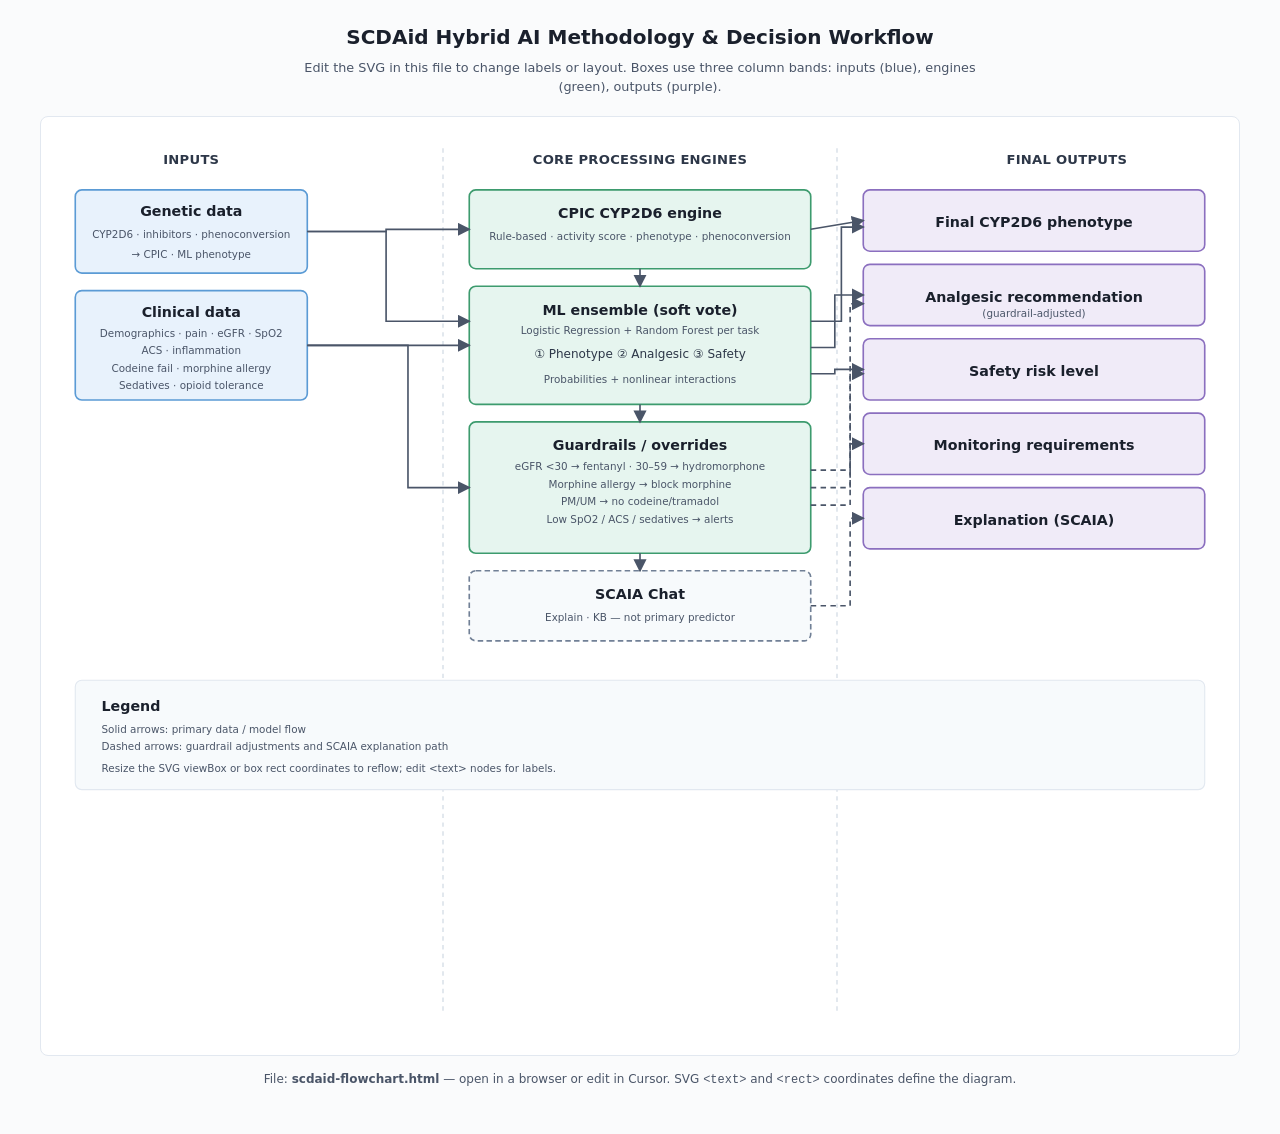
<file: scdaid-flowchart.html>
<!DOCTYPE html>
<html lang="en">
<head>
  <meta charset="UTF-8" />
  <meta name="viewport" content="width=device-width, initial-scale=1" />
  <title>SCDAid Hybrid AI Methodology — Flowchart</title>
  <style>
    :root {
      --arrow: #4a5568;
      --title: #1a202c;
      --sub: #4a5568;
    }
    * { box-sizing: border-box; }
    body {
      margin: 0;
      font-family: "Segoe UI", system-ui, -apple-system, sans-serif;
      background: #fafbfc;
      color: var(--title);
      padding: 24px 16px 48px;
    }
    h1 {
      text-align: center;
      font-size: 1.25rem;
      font-weight: 600;
      margin: 0 0 8px;
      line-height: 1.35;
      max-width: 56rem;
      margin-left: auto;
      margin-right: auto;
    }
    .subtitle {
      text-align: center;
      font-size: 0.8rem;
      color: var(--sub);
      max-width: 42rem;
      margin: 0 auto 20px;
      line-height: 1.45;
    }
    .diagram-wrap {
      max-width: 1200px;
      margin: 0 auto;
      overflow-x: auto;
      background: #fff;
      border: 1px solid #e2e8f0;
      border-radius: 8px;
      padding: 16px 8px 24px;
    }
    svg.flowchart {
      display: block;
      width: 100%;
      height: auto;
      min-width: 900px;
    }
    .box text, .box tspan {
      font-family: "Segoe UI", system-ui, -apple-system, sans-serif;
      pointer-events: none;
    }
    .hdr {
      font-size: 13px;
      font-weight: 600;
      fill: var(--title);
    }
    .lbl {
      font-size: 11px;
      font-weight: 500;
      fill: #2d3748;
    }
    .sml {
      font-size: 9.5px;
      font-weight: 400;
      fill: #4a5568;
    }
    .col-title {
      font-size: 12px;
      font-weight: 700;
      letter-spacing: 0.02em;
      text-transform: uppercase;
      fill: #2d3748;
    }
    .arrow-line {
      stroke: var(--arrow);
      stroke-width: 1.5;
      fill: none;
    }
    .arrow-dash {
      stroke: var(--arrow);
      stroke-width: 1.5;
      fill: none;
      stroke-dasharray: 5 4;
    }
    .rect-in {
      fill: #e8f2fc;
      stroke: #5b9bd5;
      stroke-width: 1.5;
    }
    .rect-core {
      fill: #e6f5ef;
      stroke: #3d9b6e;
      stroke-width: 1.5;
    }
    .rect-out {
      fill: #f0ebf8;
      stroke: #8b6fbf;
      stroke-width: 1.5;
    }
    .rect-scaia {
      fill: #f7fafc;
      stroke: #718096;
      stroke-width: 1.5;
      stroke-dasharray: 5 3;
    }
    .note {
      max-width: 56rem;
      margin: 16px auto 0;
      font-size: 0.75rem;
      color: var(--sub);
      text-align: center;
    }
  </style>
</head>
<body>
  <h1>SCDAid Hybrid AI Methodology &amp; Decision Workflow</h1>
  <p class="subtitle">Edit the SVG in this file to change labels or layout. Boxes use three column bands: inputs (blue), engines (green), outputs (purple).</p>

  <div class="diagram-wrap">
    <svg class="flowchart" viewBox="0 0 1080 820" xmlns="http://www.w3.org/2000/svg" aria-labelledby="flowTitle">
      <title id="flowTitle">SCDAid methodology flowchart</title>

      <defs>
        <marker id="mEnd" markerWidth="8" markerHeight="8" refX="7" refY="4" orient="auto">
          <polygon points="0 0, 8 4, 0 8" fill="#4a5568" />
        </marker>
      </defs>

      <!-- Column headers -->
      <text class="col-title" x="130" y="28" text-anchor="middle">Inputs</text>
      <text class="col-title" x="540" y="28" text-anchor="middle">Core Processing Engines</text>
      <text class="col-title" x="930" y="28" text-anchor="middle">Final Outputs</text>

      <line x1="360" y1="14" x2="360" y2="805" stroke="#cbd5e0" stroke-width="1" stroke-dasharray="4 4" />
      <line x1="720" y1="14" x2="720" y2="805" stroke="#cbd5e0" stroke-width="1" stroke-dasharray="4 4" />

      <!-- ========== INPUTS COLUMN ========== -->
      <g class="box" id="box-genetic">
        <rect x="24" y="52" width="212" height="76" rx="6" class="rect-in" />
        <text class="hdr" x="130" y="76" text-anchor="middle">Genetic data</text>
        <text class="sml" x="130" y="96" text-anchor="middle">CYP2D6 · inhibitors · phenoconversion</text>
        <text class="sml" x="130" y="114" text-anchor="middle">→ CPIC · ML phenotype</text>
      </g>

      <g class="box" id="box-clinical">
        <rect x="24" y="144" width="212" height="100" rx="6" class="rect-in" />
        <text class="hdr" x="130" y="168" text-anchor="middle">Clinical data</text>
        <text class="sml" x="130" y="186" text-anchor="middle">Demographics · pain · eGFR · SpO2</text>
        <text class="sml" x="130" y="202" text-anchor="middle">ACS · inflammation</text>
        <text class="sml" x="130" y="218" text-anchor="middle">Codeine fail · morphine allergy</text>
        <text class="sml" x="130" y="234" text-anchor="middle">Sedatives · opioid tolerance</text>
      </g>

      <!-- ========== CORE COLUMN ========== -->
      <g class="box" id="box-cpic">
        <rect x="384" y="52" width="312" height="72" rx="6" class="rect-core" />
        <text class="hdr" x="540" y="78" text-anchor="middle">CPIC CYP2D6 engine</text>
        <text class="sml" x="540" y="98" text-anchor="middle">Rule-based · activity score · phenotype · phenoconversion</text>
      </g>

      <g class="box" id="box-ml">
        <rect x="384" y="140" width="312" height="108" rx="6" class="rect-core" />
        <text class="hdr" x="540" y="166" text-anchor="middle">ML ensemble (soft vote)</text>
        <text class="sml" x="540" y="184" text-anchor="middle">Logistic Regression + Random Forest per task</text>
        <text class="lbl" x="540" y="206" text-anchor="middle">① Phenotype ② Analgesic ③ Safety</text>
        <text class="sml" x="540" y="228" text-anchor="middle">Probabilities + nonlinear interactions</text>
      </g>

      <g class="box" id="box-guard">
        <rect x="384" y="264" width="312" height="120" rx="6" class="rect-core" />
        <text class="hdr" x="540" y="290" text-anchor="middle">Guardrails / overrides</text>
        <text class="sml" x="540" y="308" text-anchor="middle">eGFR &lt;30 → fentanyl · 30–59 → hydromorphone</text>
        <text class="sml" x="540" y="324" text-anchor="middle">Morphine allergy → block morphine</text>
        <text class="sml" x="540" y="340" text-anchor="middle">PM/UM → no codeine/tramadol</text>
        <text class="sml" x="540" y="356" text-anchor="middle">Low SpO2 / ACS / sedatives → alerts</text>
      </g>

      <g class="box" id="box-scaia">
        <rect x="384" y="400" width="312" height="64" rx="6" class="rect-scaia" />
        <text class="hdr" x="540" y="426" text-anchor="middle">SCAIA Chat</text>
        <text class="sml" x="540" y="446" text-anchor="middle">Explain · KB — not primary predictor</text>
      </g>

      <!-- ========== OUTPUTS COLUMN ========== -->
      <g class="box" id="out-pheno">
        <rect x="744" y="52" width="312" height="56" rx="6" class="rect-out" />
        <text class="hdr" x="900" y="86" text-anchor="middle">Final CYP2D6 phenotype</text>
      </g>
      <g class="box" id="out-analgesic">
        <rect x="744" y="120" width="312" height="56" rx="6" class="rect-out" />
        <text class="hdr" x="900" y="154" text-anchor="middle">Analgesic recommendation</text>
        <text class="sml" x="900" y="168" text-anchor="middle">(guardrail-adjusted)</text>
      </g>
      <g class="box" id="out-safety">
        <rect x="744" y="188" width="312" height="56" rx="6" class="rect-out" />
        <text class="hdr" x="900" y="222" text-anchor="middle">Safety risk level</text>
      </g>
      <g class="box" id="out-monitor">
        <rect x="744" y="256" width="312" height="56" rx="6" class="rect-out" />
        <text class="hdr" x="900" y="290" text-anchor="middle">Monitoring requirements</text>
      </g>
      <g class="box" id="out-explain">
        <rect x="744" y="324" width="312" height="56" rx="6" class="rect-out" />
        <text class="hdr" x="900" y="358" text-anchor="middle">Explanation (SCAIA)</text>
      </g>

      <!-- Arrows: inputs → core (orthogonal) -->
      <path class="arrow-line" d="M 236 90 L 308 90 L 308 88 L 384 88" marker-end="url(#mEnd)" />
      <path class="arrow-line" d="M 236 90 L 308 90 L 308 172 L 384 172" marker-end="url(#mEnd)" />
      <path class="arrow-line" d="M 236 194 L 384 194" marker-end="url(#mEnd)" />
      <path class="arrow-line" d="M 236 194 L 328 194 L 328 324 L 384 324" marker-end="url(#mEnd)" />

      <!-- Arrows: core stack (vertical) -->
      <path class="arrow-line" d="M 540 124 L 540 140" marker-end="url(#mEnd)" />
      <path class="arrow-line" d="M 540 248 L 540 264" marker-end="url(#mEnd)" />
      <path class="arrow-line" d="M 540 384 L 540 400" marker-end="url(#mEnd)" />

      <!-- Arrows: core → outputs (CPIC + ML heads → phenotype; ML → analgesic & safety) -->
      <path class="arrow-line" d="M 696 88 L 744 80" marker-end="url(#mEnd)" />
      <path class="arrow-line" d="M 696 172 L 724 172 L 724 86 L 744 86" marker-end="url(#mEnd)" />
      <path class="arrow-line" d="M 696 196 L 718 196 L 718 148 L 744 148" marker-end="url(#mEnd)" />
      <path class="arrow-line" d="M 696 220 L 718 220 L 718 216 L 744 216" marker-end="url(#mEnd)" />

      <!-- Guardrails (dashed) → analgesic, safety, monitoring -->
      <path class="arrow-dash" d="M 696 308 L 732 308 L 732 156 L 744 156" marker-end="url(#mEnd)" />
      <path class="arrow-dash" d="M 696 324 L 732 324 L 732 220 L 744 220" marker-end="url(#mEnd)" />
      <path class="arrow-dash" d="M 696 340 L 732 340 L 732 284 L 744 284" marker-end="url(#mEnd)" />

      <!-- SCAIA (dashed) → explanation -->
      <path class="arrow-dash" d="M 696 432 L 732 432 L 732 352 L 744 352" marker-end="url(#mEnd)" />

      <!-- Legend -->
      <rect x="24" y="500" width="1032" height="100" rx="6" fill="#f7fafc" stroke="#e2e8f0" />
      <text class="hdr" x="48" y="528">Legend</text>
      <text class="sml" x="48" y="548">Solid arrows: primary data / model flow</text>
      <text class="sml" x="48" y="564">Dashed arrows: guardrail adjustments and SCAIA explanation path</text>
      <text class="sml" x="48" y="584">Resize the SVG viewBox or box rect coordinates to reflow; edit &lt;text&gt; nodes for labels.</text>
    </svg>
  </div>

  <p class="note">File: <strong>scdaid-flowchart.html</strong> — open in a browser or edit in Cursor. SVG <code>&lt;text&gt;</code> and <code>&lt;rect&gt;</code> coordinates define the diagram.</p>
</body>
</html>
</file>
<file: style.css>
:root{
  --bg:#182033;
  --panel:rgba(25, 34, 53, .78);
  --panel2:rgba(45, 28, 45, .66);
  --line:rgba(255,255,255,.17);
  --text:#ffffff;
  --muted:rgba(255,255,255,.66);

  --red:#b11235;
  --red2:#e63956;
  --gold:#d99a44;
  --gold2:#ffd27a;

  --ok:#4ade80;
  --warn:#ffd166;
  --danger:#ff4d6d;
  --info:#8ab4ff;

}

*{
  box-sizing:border-box;
}

html,body{
  margin:0;
  padding:0;
  min-height:100%;
  font-family:system-ui,-apple-system,BlinkMacSystemFont,"Segoe UI",Roboto,Arial,sans-serif;
  color:var(--text);
  background:#0c0305;
  background-attachment:fixed;
  overflow-x:hidden;
}

body::before{
  content:"";
  position:fixed;
  inset:0;
  z-index:-1;
  background:
    radial-gradient(circle at 20% 18%, rgba(72,98,128,.14), transparent 300px),
    radial-gradient(circle at 82% 16%, rgba(90,52,62,.10), transparent 320px),
    repeating-linear-gradient(120deg, transparent 0 90px, rgba(255,255,255,.022) 91px 92px);
  pointer-events:none;
}

body::after{
  content:"";
  position:fixed;
  right:-130px;
  top:120px;
  width:460px;
  height:460px;
  border-radius:50%;
  border:2px solid rgba(255,255,255,.08);
  background:
    repeating-linear-gradient(55deg, transparent 0 24px, rgba(72,42,48,.10) 25px 27px),
    repeating-linear-gradient(-55deg, transparent 0 24px, rgba(88,72,82,.08) 25px 27px);
  opacity:.28;
  z-index:-1;
  pointer-events:none;
}

/* =========================
   Biomedical blood field — local image + slow parallax (public index only)
   ========================= */

.bloodFlowBackground{
  position:fixed;
  inset:0;
  z-index:0;
  overflow:hidden;
  pointer-events:none;
  isolation:isolate;
}

/* Maroon / plasma plate — white in the PNG keys out via multiply on layers above */
.bloodFlowBackground__plate{
  position:absolute;
  inset:0;
  background:
    radial-gradient(ellipse 88% 72% at 52% 44%,#321018 0%,#1c080c 42%,#100408 100%);
}

.bloodFlowBackground__base,
.bloodFlowBackground__parallax{
  position:absolute;
  inset:-5%;
  background-image:url("assets/scdaid-blood-bg.png");
  background-size:cover;
  background-repeat:no-repeat;
  background-position:45% 48%;
  transform:translateZ(0);
  mix-blend-mode:multiply;
}

.bloodFlowBackground__base{
  filter:saturate(1.12) contrast(1.12) brightness(1.22);
  animation:bloodFieldPan 200s ease-in-out infinite alternate;
}

.bloodFlowBackground__parallax{
  opacity:.14;
  filter:saturate(1.05) contrast(1.05) brightness(1.08);
  animation:bloodFieldPan2 280s ease-in-out infinite alternate;
}

/* Subtle pan only — stock micrograph feel, not sliding UI */
@keyframes bloodFieldPan{
  0%{background-position:44% 46%;}
  50%{background-position:52% 51%;}
  100%{background-position:47% 53%;}
}

@keyframes bloodFieldPan2{
  0%{background-position:52% 45%;}
  100%{background-position:44% 52%;}
}

.bloodFlowBackground__veil{
  position:absolute;
  inset:0;
  pointer-events:none;
  background:
    linear-gradient(180deg,rgba(22,6,10,.28) 0%,rgba(14,4,8,.34) 50%,rgba(10,3,6,.4) 100%),
    radial-gradient(ellipse 92% 62% at 48% 14%,rgba(0,0,0,.08),transparent 55%),
    radial-gradient(ellipse 70% 55% at 72% 78%,rgba(48,10,16,.06),transparent 50%);
}

body.lightTheme .bloodFlowBackground__plate{
  background:
    radial-gradient(ellipse 90% 75% at 50% 45%,#e8ecf2 0%,#dce3ee 50%,#eef1f6 100%);
}

body.lightTheme .bloodFlowBackground__base{
  filter:saturate(0.88) contrast(1.1) brightness(1.06);
}

body.lightTheme .bloodFlowBackground__parallax{
  opacity:.12;
}

body.lightTheme .bloodFlowBackground__veil{
  background:
    linear-gradient(180deg,rgba(252,252,253,.72) 0%,rgba(244,246,250,.68) 48%,rgba(255,255,255,.76) 100%),
    radial-gradient(ellipse 100% 55% at 50% 0%,rgba(255,255,255,.38),transparent 55%);
}

@media (prefers-reduced-motion: reduce){
  .bloodFlowBackground__base,
  .bloodFlowBackground__parallax{
    animation:none !important;
  }
}

/* Stack main UI above cell layer */
#mainApp.wrap{
  position:relative;
  z-index:1;
}

/* TOP BAR */

.topbar{
  width:min(1180px,90%);
  margin:46px auto 22px;
  display:flex;
  align-items:center;
  justify-content:space-between;
  gap:18px;
  position:relative;
  z-index:10;
}

.brand{
  display:flex;
  align-items:center;
  gap:14px;
}

.logo{
  width:64px;
  height:64px;
  border-radius:18px;
  background:linear-gradient(145deg,#650018,#9b102d 55%,#d14c58);
  display:flex;
  align-items:center;
  justify-content:center;
  color:#fff;
  font-weight:950;
  font-size:17px;
  letter-spacing:.7px;
  box-shadow:0 18px 40px rgba(177,18,53,.34);
  border:1px solid rgba(255,255,255,.18);
}

.title{
  font-size:36px;
  font-weight:900;
  line-height:1;
  letter-spacing:-1px;
  color:#fff;
}

.subtitle{
  margin-top:8px;
  color:rgba(255,255,255,.72);
  font-size:13px;
  line-height:1.4;
  max-width:840px;
}

.topActions{
  display:flex;
  gap:10px;
  align-items:center;
  flex-wrap:wrap;
}

/* BUTTONS */

.btn{
  border:1px solid var(--line);
  color:#fff;
  background:rgba(255,255,255,.07);
  padding:12px 18px;
  border-radius:999px;
  font-size:13px;
  font-weight:850;
  cursor:pointer;
  transition:.25s ease;
}

.btn:hover{
  transform:translateY(-2px);
  box-shadow:0 14px 30px rgba(0,0,0,.20);
}

.btn:disabled{
  opacity:.6;
  cursor:not-allowed;
  transform:none;
}

.btn.ghost{
  background:rgba(255,255,255,.07);
  backdrop-filter:blur(16px);
}

.backBtn{
  padding-inline:18px;
}

.btn.primary,
#predictBtn,
#chatSendBtn{
  border:none;
  color:#fff;
  background:linear-gradient(90deg,#940b2b,#c43a45,#d99a44);
  box-shadow:0 16px 38px rgba(196,58,69,.32);
}

/* HERO */

.heroIntro{
  position:relative;
  z-index:1;
  min-height:62vh;
  display:flex;
  align-items:center;
  justify-content:center;
  padding:54px 20px 70px;
  transition:.55s ease;
}

.heroGlass{
  width:min(720px,92%);
  text-align:center;
  padding:46px 54px;
  border-radius:30px;
  background:linear-gradient(145deg,rgba(28,35,54,.78),rgba(55,25,43,.62));
  border:1px solid rgba(255,255,255,.18);
  box-shadow:
    0 34px 90px rgba(0,0,0,.34),
    inset 0 1px 0 rgba(255,255,255,.12);
  backdrop-filter:blur(22px);
  -webkit-backdrop-filter:blur(22px);
}

.heroBadge{
  display:inline-block;
  margin-bottom:18px;
  padding:8px 18px;
  border-radius:999px;
  background:rgba(177,18,53,.40);
  border:1px solid rgba(230,57,86,.42);
  color:#ffd7df;
  font-size:11px;
  font-weight:900;
  letter-spacing:.8px;
  text-transform:uppercase;
}

.heroGlass h1{
  margin:0;
  font-size:48px;
  line-height:1.08;
  font-weight:900;
  letter-spacing:-1.2px;
  color:#fff;
}

.heroGlass h1::after{
  content:"";
  display:block;
  width:180px;
  height:2px;
  margin:22px auto 24px;
  background:linear-gradient(90deg,transparent,var(--gold2),transparent);
}

.heroGlass p{
  max-width:560px;
  margin:0 auto 28px;
  color:rgba(255,255,255,.72);
  line-height:1.7;
  font-size:15px;
}

.enzymePicker{
  display:grid;
  gap:16px;
  width:min(520px,100%);
  margin:0 auto;
  text-align:left;
}

.enzymePicker label{
  display:none;
}

.enzymePicker select{
  width:100%;
  height:56px;
  padding:0 20px;
  border-radius:14px;
  border:1px solid rgba(255,255,255,.18);
  background:rgba(13,19,33,.74);
  color:#fff;
  outline:none;
  font-size:14px;
}

.enzymePicker select option{
  color:#111827;
  background:#fff;
}

.heroBtn{
  width:78%;
  margin:12px auto 0;
  padding:15px 20px;
  font-size:15px;
}

.heroSmallText{
  text-align:center;
  color:rgba(255,255,255,.48);
  font-size:11px;
}

.hiddenApp{
  display:none !important;
}

.compactHero{
  min-height:240px;
  padding:20px 20px 34px;
}

.compactHero .heroGlass{
  transform:scale(.92);
  opacity:.92;
}

/* MAIN LAYOUT — #mainApp: inputs block then full-width results (Learn .wrap unchanged) */

.wrap{
  width:min(1320px,94vw);
  margin:0 auto 70px;
  display:grid;
  grid-template-columns:minmax(0,1.12fr) minmax(300px,0.88fr);
  gap:clamp(18px,2.2vw,28px);
  align-items:start;
}

/* SCDAid: single column — upper section (inputs + Step 1 + follow-ups), then results */
#mainApp.wrap{
  display:grid;
  grid-template-columns:1fr;
  width:min(1480px,96vw);
  gap:clamp(22px,2.5vw,34px);
  align-items:start;
}

#mainApp.wrap > .inputsColumn{
  grid-column:1;
  width:100%;
  min-width:0;
  padding:12px 10px 8px;
  border-radius:24px;
  background:rgba(255,255,255,.04);
  border:1px solid rgba(255,255,255,.12);
  box-shadow:inset 0 1px 0 rgba(255,255,255,.06);
}

#mainApp.wrap > .predictionColumn{
  grid-column:1;
  width:100%;
  min-width:0;
  padding:14px 12px 10px;
  border-radius:24px;
  background:linear-gradient(165deg,rgba(99,24,40,.38),rgba(22,31,49,.28));
  border:1px solid rgba(255,210,122,.22);
  box-shadow:
    inset 0 1px 0 rgba(255,255,255,.05),
    0 -1px 0 rgba(255,210,122,.12);
  margin-top:4px;
}

/* Top row: patient inputs card | Step 1 card — top-aligned, natural heights */
.inputsTopGrid{
  display:grid;
  grid-template-columns:repeat(2,minmax(0,1fr));
  gap:clamp(12px,1.5vw,20px);
  align-items:start;
  width:100%;
  margin-bottom:18px;
}

.inputsTopCell{
  min-width:0;
  display:flex;
  flex-direction:column;
}

.inputsTopCell > .card{
  flex:0 0 auto;
  margin-bottom:0;
}

.stepOneCard .stepOneHint{
  margin:0 22px 8px;
}

.stepOneCard .predictRow{
  padding:0 22px 16px;
  margin-top:8px;
}

/* -------- #mainApp visual polish (compact forms, consistent headers) -------- */

#mainApp .stepOneCard,
#mainApp .inputsFollowCard,
#mainApp .predictionPanelCard{
  border-radius:22px;
  box-shadow:0 18px 48px rgba(0,0,0,.26);
}

/* Restore original Patient Inputs card density (pre-compact global defaults) */
#mainApp .patientInputsCard{
  border-radius:26px;
  box-shadow:0 26px 70px rgba(0,0,0,.30);
}

#mainApp .patientInputsCard .cardHeader{
  padding:26px 28px 8px;
}

#mainApp .patientInputsCard .cardHeader h2{
  font-size:23px;
  letter-spacing:normal;
}

#mainApp .patientInputsCard .cardHeader h2::after{
  width:96px;
  margin-top:16px;
}

#mainApp .patientInputsCard .grid{
  gap:20px 24px;
  padding:18px 28px 28px;
}

#mainApp .patientInputsCard .field label{
  font-size:13px;
  margin-bottom:8px;
  letter-spacing:normal;
}

#mainApp .patientInputsCard .field input,
#mainApp .patientInputsCard .field select{
  height:50px;
  padding:0 16px;
  font-size:14px;
  border-radius:10px;
}

#mainApp .patientInputsCard .hint{
  margin-top:8px;
  font-size:11px;
  line-height:1.45;
  color:rgba(255,255,255,.52);
}

#mainApp .cardHeader{
  padding:18px 22px 6px;
}

#mainApp .cardHeader h2{
  font-size:20px;
  font-weight:850;
  letter-spacing:-.02em;
}

#mainApp .cardHeader h2::after{
  width:88px;
  height:2px;
  margin-top:11px;
  background:linear-gradient(90deg,var(--red2),var(--gold2),transparent);
}

#mainApp .grid{
  gap:12px 16px;
  padding:10px 22px 16px;
}

#mainApp .smallGrid{
  margin-top:4px;
  padding-bottom:4px;
}

#mainApp .field label{
  font-size:12px;
  font-weight:800;
  margin-bottom:5px;
  letter-spacing:.01em;
}

#mainApp .field input,
#mainApp .field select{
  height:44px;
  padding:0 12px;
  font-size:13px;
  border-radius:9px;
}

#mainApp .hint{
  margin-top:5px;
  font-size:11px;
  line-height:1.42;
  color:rgba(255,255,255,.48);
}

#mainApp .divider{
  margin:0 22px;
}

#mainApp .box,
#mainApp .box.infoBox{
  margin:14px 22px;
  padding:16px 18px;
}

#mainApp .predictRow{
  margin-top:8px;
}

#mainApp .checks{
  padding:16px 22px;
  gap:10px;
}

#mainApp .chk{
  padding:10px 12px;
  font-size:12px;
}

#mainApp .actions{
  padding:4px 22px 14px;
  gap:10px;
  flex-wrap:wrap;
}

#mainApp .actions .btn{
  padding:12px 18px;
  font-size:13px;
}

#mainApp .actions .btn.primary{
  font-weight:850;
  padding:13px 22px;
  box-shadow:0 14px 32px rgba(196,58,69,.34);
}

#mainApp .disclaimer{
  padding:0 22px 16px;
  font-size:11px;
}

#mainApp #results{
  padding:16px 22px 22px;
}

#mainApp .placeholder{
  min-height:min(240px,34vh);
  font-size:14px;
  padding:14px;
}

#mainApp .refs.card{
  margin-bottom:16px;
}

/* Predict (AI) button — readable in dark; light “paper” style in light theme */
#mainApp #predictBtn{
  background:rgba(255,255,255,.11);
  color:#fff;
  border:1px solid rgba(255,255,255,.22);
  box-shadow:0 10px 26px rgba(0,0,0,.22);
  transition:.25s ease;
}

#mainApp #predictBtn:hover{
  background:rgba(255,255,255,.18);
  border-color:rgba(255,210,122,.48);
  transform:translateY(-2px);
  box-shadow:0 14px 32px rgba(0,0,0,.28);
}

#mainApp #predictBtn:focus-visible{
  outline:none;
  border-color:rgba(255,210,122,.78);
  box-shadow:0 0 0 4px rgba(217,154,68,.16);
}

body.lightTheme #mainApp #predictBtn{
  background:#ffffff !important;
  color:#0f172a !important;
  border:1px solid rgba(17,24,39,.14) !important;
  box-shadow:0 10px 28px rgba(15,23,42,.08) !important;
}

body.lightTheme #mainApp #predictBtn:hover{
  background:#f8fafc !important;
  color:#0f172a !important;
  border-color:rgba(17,24,39,.22) !important;
  box-shadow:0 14px 36px rgba(15,23,42,.12) !important;
}

body.lightTheme #mainApp #predictBtn:focus-visible{
  border-color:rgba(59,130,246,.55) !important;
  box-shadow:0 0 0 4px rgba(59,130,246,.18) !important;
}

#mainApp .ol{
  margin:8px 0 0;
}

#mainApp .ol li{
  margin:7px 0;
}

#mainApp .note{
  margin-top:8px;
  font-size:11px;
}

.left,.right{
  min-width:0;
}

.inputsColumn{
  order:1;
}

.predictionColumn{
  order:2;
}

.predictionPanelCard{
  display:flex;
  flex-direction:column;
  min-height:0;
}

.predictionPanelBody{
  flex:1 1 auto;
  min-height:0;
  overflow-y:auto;
  -webkit-overflow-scrolling:touch;
}

.predictionColumn .predictionPanelCard{
  position:static;
  max-height:none;
}

.card{
  background:linear-gradient(145deg,rgba(22,31,49,.78),rgba(21,26,43,.70));
  border:1px solid rgba(255,255,255,.16);
  border-radius:26px;
  box-shadow:0 26px 70px rgba(0,0,0,.30);
  backdrop-filter:blur(22px);
  -webkit-backdrop-filter:blur(22px);
  overflow:hidden;
  margin-bottom:22px;
}

.cardHeader{
  padding:26px 28px 8px;
  background:transparent;
  border-bottom:none;
}

.cardHeader h2{
  margin:0;
  font-size:23px;
  font-weight:850;
  color:#fff;
}

.cardHeader h2::after{
  content:"";
  display:block;
  width:96px;
  height:2px;
  margin-top:16px;
  background:linear-gradient(90deg,var(--red2),var(--gold2),transparent);
}

/* FORM GRID */

.grid{
  display:grid;
  grid-template-columns:1fr 1fr;
  gap:20px 24px;
  padding:18px 28px 28px;
}

.smallGrid{
  margin-top:12px;
  padding:0;
}

.field label{
  display:block;
  font-size:13px;
  font-weight:800;
  color:#fff;
  margin-bottom:8px;
}

.field input,
.field select,
#chatInput{
  width:100%;
  height:50px;
  padding:0 16px;
  border-radius:10px;
  border:1px solid rgba(255,255,255,.17);
  background:rgba(13,19,33,.66);
  color:#fff;
  outline:none;
  font-size:14px;
  transition:.2s ease;
}

.field select option{
  color:#111827;
  background:#fff;
}

.field input:focus,
.field select:focus,
#chatInput:focus{
  border-color:rgba(255,210,122,.75);
  box-shadow:0 0 0 4px rgba(217,154,68,.12);
}

.field input::placeholder,
#chatInput::placeholder{
  color:rgba(255,255,255,.42);
}

.row{
  display:flex;
  align-items:center;
  gap:0;
}

.row input{
  border-radius:10px 0 0 10px;
}

.row select{
  max-width:105px;
  border-radius:0 10px 10px 0;
  border-left:none;
}

.hint{
  margin-top:8px;
  color:rgba(255,255,255,.52);
  font-size:11px;
  line-height:1.45;
}

.divider{
  height:1px;
  background:rgba(255,255,255,.10);
  margin:0 28px;
}

/* BOXES */

.box,
.box.infoBox{
  margin:22px 28px;
  padding:22px;
  border-radius:18px;
  background:rgba(255,255,255,.055);
  border:1px solid rgba(255,255,255,.12);
}

.box h3{
  margin:0 0 8px;
  color:#fff;
  font-size:17px;
}

.box.infoBox{
  border-left:4px solid var(--red2);
}

.box.infoBox h3{
  color:#ffd27a;
}

.ol{
  margin:12px 0 0;
  padding-left:20px;
}

.ol li{
  margin:10px 0;
  color:rgba(255,255,255,.74);
  font-size:13px;
  line-height:1.55;
}

.note{
  color:rgba(255,255,255,.58);
  font-size:12px;
  margin-top:10px;
}

.predictRow{
  margin-top:14px;
  gap:10px;
  justify-content:space-between;
}

.predictStatus{
  color:rgba(255,255,255,.60);
  font-size:12px;
}

/* CHECKBOXES */

.checks{
  padding:24px 28px;
  display:grid;
  grid-template-columns:1fr 1fr;
  gap:12px;
}

.chk{
  display:flex;
  align-items:center;
  gap:10px;
  padding:13px 14px;
  border-radius:12px;
  border:1px solid rgba(255,255,255,.12);
  background:rgba(13,19,33,.50);
  color:rgba(255,255,255,.78);
  font-size:12px;
}

.chk input{
  accent-color:var(--red2);
}

/* ACTIONS */

.actions{
  display:flex;
  gap:12px;
  padding:0 28px 22px;
}

.actions .btn{
  padding:14px 22px;
}

.disclaimer{
  padding:0 28px 26px;
  color:rgba(255,255,255,.50);
  font-size:11px;
  line-height:1.5;
}

/* RESULTS */

.right .card{
  min-height:auto;
}

#results{
  padding:22px 28px 28px;
}

.placeholder{
  min-height:min(360px,42vh);
  display:flex;
  align-items:center;
  justify-content:center;
  text-align:center;
  border-radius:20px;
  border:1px solid rgba(255,255,255,.12);
  background:
    radial-gradient(circle at center, rgba(220,65,92,.20), transparent 90px),
    linear-gradient(145deg,rgba(255,255,255,.07),rgba(255,255,255,.025));
  color:rgba(255,255,255,.75);
  font-size:15px;
  line-height:1.7;
  padding:16px;
}

/* Prediction summary + accordion (AI + classic) */

.predictionOutput{
  display:flex;
  flex-direction:column;
  gap:14px;
}

.predictionSummaryTitle{
  margin:0 0 10px;
  font-size:19px;
  font-weight:900;
  color:#fff;
}

.predictionSummaryRows{
  display:grid;
  gap:8px;
  margin-top:10px;
  font-size:13px;
  color:rgba(255,255,255,.82);
  line-height:1.5;
}

.predictionSummaryRow{
  padding:10px 12px;
  border-radius:12px;
  background:rgba(255,255,255,.05);
  border:1px solid rgba(255,255,255,.10);
}

.predictionClassicSummary h4,
.resultAlertStrip h4{
  margin:0 0 8px;
  font-size:15px;
  color:#ffd27a;
}

.resultAlertStrip{
  border-left:4px solid var(--warn);
  background:rgba(255,209,102,.08);
}

.resultAlertStrip.resultAlertStrip--danger{
  border-left-color:var(--danger);
  background:rgba(255,77,109,.10);
}

.predictionDetails{
  border-radius:16px;
  border:1px solid rgba(255,255,255,.12);
  background:rgba(255,255,255,.04);
  overflow:hidden;
}

.predictionDetails > .predictionDetailsSummary{
  cursor:pointer;
  padding:14px 18px;
  font-weight:850;
  font-size:13px;
  color:#fff;
  list-style:none;
  display:flex;
  align-items:center;
  gap:8px;
  user-select:none;
}

.predictionDetails > .predictionDetailsSummary::-webkit-details-marker{
  display:none;
}

.predictionDetails .predSumOpen{
  display:none;
}

.predictionDetails[open] > .predictionDetailsSummary .predSumClosed{
  display:none;
}

.predictionDetails[open] > .predictionDetailsSummary .predSumOpen{
  display:inline;
}

.predictionDetailsInner{
  padding:0 16px 16px;
  border-top:1px solid rgba(255,255,255,.08);
}

.predictionDetailsInner .resultCard{
  margin-top:12px;
}

.predictionDetailsInner > .box:first-child{
  margin-top:12px;
}

/* Medication-specific warnings — collapsed by default */
.medicationWarningsBox{
  padding:14px 18px 16px;
}

.medicationWarningsToggle{
  display:flex;
  align-items:center;
  gap:10px;
  width:100%;
  margin:0;
  padding:12px 4px;
  min-height:44px;
  border:0;
  background:transparent;
  cursor:pointer;
  font:inherit;
  font-weight:750;
  font-size:14px;
  line-height:1.35;
  color:#fff;
  text-align:start;
  border-radius:12px;
  transition:background .2s ease,color .2s ease;
}

.medicationWarningsToggle:hover{
  background:rgba(255,255,255,.06);
}

.medicationWarningsToggle:focus-visible{
  outline:2px solid var(--red2);
  outline-offset:2px;
}

.medicationWarningsTitleText{
  flex:1;
}

.medicationWarningsChevron{
  flex-shrink:0;
  transition:transform .28s ease;
  opacity:.9;
}

.medicationWarningsBox.is-open .medicationWarningsChevron{
  transform:rotate(180deg);
}

.medicationWarningsPanel{
  display:grid;
  grid-template-rows:0fr;
  transition:grid-template-rows .28s ease;
}

.medicationWarningsBox.is-open .medicationWarningsPanel{
  grid-template-rows:1fr;
}

.medicationWarningsPanelInner{
  min-height:0;
  overflow:hidden;
}

.medicationWarningsPanelInner ul{
  margin:10px 0 0;
  padding:0 0 4px 20px;
  border-top:1px solid rgba(255,255,255,.08);
  padding-top:12px;
}

html[dir="rtl"] .medicationWarningsPanelInner ul{
  padding-left:0;
  padding-right:20px;
}

@media (prefers-reduced-motion:reduce){
  .medicationWarningsPanel,
  .medicationWarningsChevron{
    transition:none !important;
  }
}

/* SCDAid AI RESULT CARDS */

.resultBlock{
  display:grid;
  gap:14px;
}

.resultBlock h3{
  margin:0 0 4px;
  font-size:21px;
  color:#fff;
}

.resultCard{
  padding:16px 18px;
  border-radius:16px;
  background:rgba(255,255,255,.055);
  border:1px solid rgba(255,255,255,.12);
  color:rgba(255,255,255,.82);
}

.resultCard h4{
  margin:0 0 10px;
  font-size:15px;
  color:#ffd27a;
}

.resultCard p{
  margin:6px 0;
  font-size:13px;
  line-height:1.55;
}

.resultCard ul{
  margin:8px 0 0;
  padding-left:20px;
}

.resultCard li{
  margin:7px 0;
  color:rgba(255,255,255,.74);
  font-size:13px;
  line-height:1.55;
}

.pillRow{
  display:flex;
  flex-wrap:wrap;
  gap:8px;
  margin:4px 0 4px;
}

.pill,
.tag{
  display:inline-flex;
  align-items:center;
  gap:6px;
  padding:7px 12px;
  border-radius:999px;
  font-size:11px;
  font-weight:900;
  border:1px solid rgba(255,255,255,.14);
}

.pill.info,
.tag.info{
  color:#d9e8ff;
  background:rgba(84,125,174,.28);
  border-color:rgba(138,180,255,.28);
}

.pill.ok,
.tag.ok{
  color:#d7ffe4;
  background:rgba(74,222,128,.16);
  border-color:rgba(74,222,128,.30);
}

.pill.warn,
.tag.warn{
  color:#fff0bd;
  background:rgba(255,209,102,.16);
  border-color:rgba(255,209,102,.30);
}

.pill.danger,
.tag.danger,
.tag.low{
  color:#ffd6df;
  background:rgba(255,77,109,.16);
  border-color:rgba(255,77,109,.30);
}

details{
  margin-top:10px;
  border-radius:12px;
  overflow:hidden;
  background:rgba(13,19,33,.46);
  border:1px solid rgba(255,255,255,.10);
}

summary{
  cursor:pointer;
  padding:11px 13px;
  color:#ffd27a;
  font-size:12px;
  font-weight:850;
}

details ul{
  margin:0;
  padding:0 16px 14px 32px;
}

/* ASK SCDAid CHAT */

#askScdaidBox{
  min-height:auto;
}

#chatMessages{
  min-height:230px;
  max-height:360px;
  overflow-y:auto;
  margin-top:14px;
  padding:14px;
  border-radius:18px;
  background:
    radial-gradient(circle at 20% 10%, rgba(230,57,86,.10), transparent 130px),
    rgba(13,19,33,.54);
  border:1px solid rgba(255,255,255,.12);
}

#chatMessages > div{
  margin:10px 0 !important;
}

#chatMessages div div{
  border-radius:16px !important;
  box-shadow:0 10px 24px rgba(0,0,0,.16);
}

#chatInput{
  flex:1;
  border-radius:12px;
}

#chatSendBtn{
  min-width:82px;
  height:50px;
  padding:0 18px;
}

#askScdaidBox .row{
  gap:10px;
  padding:0;
}

#askScdaidBox .row input{
  border-radius:12px;
}

/* REFERENCES */

.refs{
  margin-top:22px;
}

.refList{
  padding:0 28px 26px 46px;
  margin:0;
}

.refList li{
  margin:10px 0;
  color:rgba(255,255,255,.75);
}

a{
  color:#ffd27a;
  text-decoration:none;
}

a:hover{
  text-decoration:underline;
}

/* TABLE / OUTPUT */

table{
  width:100%;
  border-collapse:collapse;
  margin-top:16px;
  border-radius:14px;
  overflow:hidden;
  background:rgba(255,255,255,.05);
}

th,td{
  padding:13px;
  border-bottom:1px solid rgba(255,255,255,.10);
  text-align:left;
  font-size:12px;
}

th{
  color:#ffd27a;
  background:rgba(255,255,255,.08);
}

td{
  color:rgba(255,255,255,.78);
}

.warning,
.high-risk{
  border-left:5px solid var(--danger) !important;
}

.safe,
.low-risk{
  border-left:5px solid var(--ok) !important;
}

.moderate-risk{
  border-left:5px solid var(--warn) !important;
}

/* SCROLLBAR */

::-webkit-scrollbar{
  width:10px;
}

::-webkit-scrollbar-track{
  background:rgba(255,255,255,.04);
}

::-webkit-scrollbar-thumb{
  background:rgba(255,255,255,.18);
  border-radius:999px;
}

::-webkit-scrollbar-thumb:hover{
  background:rgba(255,255,255,.28);
}

/* Learn page + shared chrome — stack learn main below 768px */

@media(max-width:768px){
  main.wrap:not(#mainApp){
    grid-template-columns:1fr;
    width:min(92vw,720px);
  }

  .inputsTopGrid{
    grid-template-columns:1fr;
  }

  .topbar{
    width:92%;
    margin-top:28px;
    align-items:flex-start;
  }

  .placeholder{
    min-height:min(280px,38vh);
  }
}

/* SCDAid #mainApp — stack inputs then prediction only on small phones (599px and below) */

@media(max-width:599px){
  #mainApp.wrap{
    grid-template-columns:1fr;
    width:min(92vw,720px);
  }

  #mainApp.wrap > .inputsColumn,
  #mainApp.wrap > .predictionColumn{
    grid-column:auto;
    padding:0;
    background:transparent;
    border:none;
    box-shadow:none;
    border-radius:0;
  }

  .inputsColumn,
  .predictionColumn{
    order:unset;
  }

  .predictionColumn .predictionPanelCard{
    position:static;
    max-height:none;
  }

  .predictionPanelBody{
    overflow-y:visible;
    max-height:none;
  }
}

@media(max-width:720px){
  .topbar{
    flex-direction:column;
  }

  .topActions{
    align-self:flex-end;
  }

  .grid,
  .checks{
    grid-template-columns:1fr;
    padding-left:20px;
    padding-right:20px;
  }

  .cardHeader{
    padding-left:20px;
  }

  .box,
  .box.infoBox{
    margin-left:20px;
    margin-right:20px;
  }

  .actions,
  .disclaimer,
  #results{
    padding-left:20px;
    padding-right:20px;
  }

  .smallGrid{
    padding:0;
  }

  #askScdaidBox .row{
    flex-direction:column;
    align-items:stretch;
  }

  #chatSendBtn{
    width:100%;
  }
}

@media(max-width:620px){
  .logo{
    width:56px;
    height:56px;
  }

  .title{
    font-size:28px;
  }

  .subtitle{
    font-size:12px;
  }

  .heroGlass{
    padding:34px 24px;
  }

  .heroGlass h1{
    font-size:38px;
  }

  .wrap{
    width:92%;
  }

  .heroBtn{
    width:100%;
  }
}
/* =========================
   Ask SCDAid top popup chat
   ========================= */

/* إذا عندك كرت الشات القديم تحت، نخفيه */
#askScdaidBox{
  display:none !important;
}

.hidden{
  display:none !important;
}

.scdChatOverlay{
  position:fixed;
  inset:0;
  z-index:3000;
  display:flex;
  align-items:center;
  justify-content:center;
  padding:clamp(14px, 3vw, 28px);
  background:rgba(7, 10, 18, .55);
  backdrop-filter:blur(10px);
  -webkit-backdrop-filter:blur(10px);
}

.scdChatModal{
  width:min(1000px, 94vw);
  height:min(760px, 88vh);
  min-height:min(520px, 70vh);
  max-height:min(760px, 88vh);
  display:flex;
  flex-direction:column;
  border-radius:26px;
  background:linear-gradient(145deg, rgba(22,31,49,.94), rgba(34,23,40,.88));
  border:1px solid rgba(255,255,255,.16);
  box-shadow:0 30px 90px rgba(0,0,0,.38);
  overflow:hidden;
}

.scdChatHead{
  display:flex;
  align-items:flex-start;
  justify-content:space-between;
  gap:18px;
  padding:22px 24px 16px;
  border-bottom:1px solid rgba(255,255,255,.08);
}

.scdChatHead h3{
  margin:0;
  font-size:24px;
  font-weight:900;
  color:#fff;
}

.scdChatHead p{
  margin:8px 0 0;
  color:rgba(255,255,255,.65);
  font-size:13px;
  line-height:1.6;
  max-width:560px;
}

.scdChatClose{
  width:42px;
  height:42px;
  border:none;
  border-radius:999px;
  cursor:pointer;
  color:#fff;
  font-size:26px;
  line-height:1;
  background:rgba(255,255,255,.08);
  border:1px solid rgba(255,255,255,.12);
  transition:.2s ease;
}

.scdChatClose:hover{
  transform:translateY(-1px);
  background:rgba(255,255,255,.12);
}

.scdChatQuick{
  display:flex;
  flex-wrap:wrap;
  gap:10px;
  padding:14px 24px 8px;
}

.scdChip{
  padding:9px 14px;
  border-radius:999px;
  border:1px solid rgba(255,255,255,.12);
  background:rgba(255,255,255,.06);
  color:#fff;
  font-size:12px;
  font-weight:800;
  cursor:pointer;
  transition:.2s ease;
}

.scdChip:hover{
  transform:translateY(-1px);
  background:rgba(255,255,255,.10);
}

.scdChatMessages{
  flex:1 1 auto;
  min-height:0;
  max-height:none;
  overflow-y:auto;
  overflow-x:hidden;
  padding:18px 24px 12px;
  display:flex;
  flex-direction:column;
  gap:12px;
}

.scdMsg{
  display:flex;
}

.scdMsg.user{
  justify-content:flex-end;
}

.scdMsg.bot{
  justify-content:flex-start;
}

.scdBubble{
  max-width:min(92%, 820px);
  padding:14px 16px;
  border-radius:18px;
  font-size:15px;
  line-height:1.65;
  white-space:pre-wrap;
  word-break:break-word;
  box-shadow:0 12px 28px rgba(0,0,0,.16);
}

.scdMsg.user .scdBubble{
  color:#fff;
  background:linear-gradient(90deg,#a70d31,#d53c4b,#d99a44);
  border-top-right-radius:8px;
}

.scdMsg.bot .scdBubble{
  color:rgba(255,255,255,.88);
  background:rgba(255,255,255,.07);
  border:1px solid rgba(255,255,255,.10);
  border-top-left-radius:8px;
}

.scdChatInputRow{
  display:flex;
  gap:10px;
  padding:14px 24px 10px;
  border-top:1px solid rgba(255,255,255,.08);
}

#scdChatInput{
  flex:1;
  height:52px;
  padding:0 16px;
  border-radius:14px;
  border:1px solid rgba(255,255,255,.16);
  background:rgba(13,19,33,.68);
  color:#fff;
  outline:none;
  font-size:14px;
}

#scdChatInput::placeholder{
  color:rgba(255,255,255,.42);
}

#scdChatInput:focus{
  border-color:rgba(255,210,122,.75);
  box-shadow:0 0 0 4px rgba(217,154,68,.12);
}

#scdChatSendBtn{
  min-width:96px;
  height:52px;
}

.scdChatNote{
  padding:0 24px 18px;
  color:rgba(255,255,255,.52);
  font-size:11px;
  line-height:1.5;
}

@media(max-width:720px){
  .scdChatOverlay{
    padding:0;
    align-items:stretch;
    justify-content:stretch;
  }

  .scdChatModal{
    width:100vw;
    max-width:100%;
    height:100dvh;
    min-height:100dvh;
    max-height:none;
    border-radius:0;
  }

  .scdChatHead{
    padding:18px 18px 14px;
  }

  .scdChatQuick{
    padding:12px 18px 6px;
  }

  .scdChatMessages{
    padding:16px 18px 10px;
  }

  .scdBubble{
    max-width:92%;
  }

  .scdChatInputRow{
    flex-direction:column;
    padding:12px 18px 10px;
  }

  #scdChatSendBtn{
    width:100%;
  }

  .scdChatNote{
    padding:0 18px 16px;
  }
}
/* Strong Arabic/English direction fix */
.scdBubble {
  unicode-bidi: plaintext !important;
  text-align: start !important;
  white-space: pre-wrap !important;
}

.scdMsg.bot .scdBubble {
  direction: auto !important;
}

.scdMsg.user .scdBubble {
  direction: auto !important;
}
/* Auto direction for Ask SCDAid chat */
.scdBubble.rtlText {
  direction: rtl !important;
  text-align: right !important;
  unicode-bidi: plaintext !important;
}

.scdBubble.ltrText {
  direction: ltr !important;
  text-align: left !important;
  unicode-bidi: plaintext !important;
}

.scdBubble {
  white-space: pre-wrap !important;
}

/* =========================
   SCDAid Light Theme
   ========================= */

body.lightTheme {
  --text: #111827;
  --muted: rgba(17, 24, 39, .65);
  --line: rgba(17, 24, 39, .14);

  color: #111827;
  background:
    radial-gradient(circle at 14% 38%, rgba(148, 90, 98, .08) 0 52px, transparent 130px),
    radial-gradient(circle at 88% 40%, rgba(120, 72, 82, .07) 0 78px, transparent 175px),
    linear-gradient(118deg, #e8eef5 0%, #e4eaf2 40%, #eef0f6 100%) !important;
}

body.lightTheme::before {
  background:
    radial-gradient(circle at 20% 18%, rgba(100,130,168,.10), transparent 300px),
    radial-gradient(circle at 82% 16%, rgba(120,80,88,.06), transparent 320px),
    repeating-linear-gradient(120deg, transparent 0 90px, rgba(17,24,39,.02) 91px 92px);
}

body.lightTheme::after {
  opacity: .18;
  border-color: rgba(17,24,39,.10);
}

body.lightTheme .topbar {
  color: #111827;
}

body.lightTheme .title,
body.lightTheme .cardHeader h2,
body.lightTheme .box h3,
body.lightTheme .heroGlass h1,
body.lightTheme label {
  color: #111827 !important;
}

body.lightTheme .subtitle,
body.lightTheme .hint,
body.lightTheme .note,
body.lightTheme .disclaimer,
body.lightTheme .heroSmallText,
body.lightTheme .predictStatus {
  color: rgba(17,24,39,.62) !important;
}

body.lightTheme .heroGlass,
body.lightTheme .card {
  background: rgba(255,255,255,.78) !important;
  border: 1px solid rgba(17,24,39,.12) !important;
  box-shadow: 0 22px 60px rgba(15,23,42,.13) !important;
}

body.lightTheme .box,
body.lightTheme .box.infoBox,
body.lightTheme .resultCard,
body.lightTheme details,
body.lightTheme #chatMessages,
body.lightTheme .scdChatModal {
  background: rgba(255,255,255,.72) !important;
  border: 1px solid rgba(17,24,39,.12) !important;
  color: #111827 !important;
}

body.lightTheme .heroBadge {
  background: rgba(230,57,86,.12) !important;
  border-color: rgba(230,57,86,.20) !important;
  color: #9f1239 !important;
}

body.lightTheme input,
body.lightTheme select,
body.lightTheme #chatInput,
body.lightTheme #scdChatInput {
  background: rgba(255,255,255,.88) !important;
  border: 1px solid rgba(17,24,39,.18) !important;
  color: #111827 !important;
}

body.lightTheme input::placeholder,
body.lightTheme #chatInput::placeholder,
body.lightTheme #scdChatInput::placeholder {
  color: rgba(17,24,39,.42) !important;
}

body.lightTheme select option {
  color: #111827;
  background: #ffffff;
}

body.lightTheme .chk {
  background: rgba(255,255,255,.65) !important;
  border-color: rgba(17,24,39,.12) !important;
  color: rgba(17,24,39,.78) !important;
}

body.lightTheme .placeholder {
  background:
    radial-gradient(circle at center, rgba(230,57,86,.10), transparent 90px),
    linear-gradient(145deg,rgba(255,255,255,.72),rgba(255,255,255,.45)) !important;
  border-color: rgba(17,24,39,.14) !important;
  color: rgba(17,24,39,.65) !important;
}

body.lightTheme .predictionSummaryTitle,
body.lightTheme .predictionDetails > .predictionDetailsSummary {
  color: #111827 !important;
}

body.lightTheme .predictionDetails {
  background: rgba(255,255,255,.55) !important;
  border-color: rgba(17,24,39,.12) !important;
}

body.lightTheme .medicationWarningsToggle {
  color: #111827 !important;
}

body.lightTheme .medicationWarningsToggle:hover {
  background: rgba(17,24,39,.06) !important;
}

body.lightTheme .medicationWarningsPanelInner ul {
  border-top-color: rgba(17,24,39,.10) !important;
}

body.lightTheme .predictionSummaryRow {
  background: rgba(255,255,255,.55) !important;
  border-color: rgba(17,24,39,.10) !important;
  color: rgba(17,24,39,.85) !important;
}

body.lightTheme .resultAlertStrip {
  background: rgba(250,204,21,.12) !important;
  border-left-color: #ca8a04 !important;
}

body.lightTheme .resultAlertStrip--danger {
  background: rgba(239,68,68,.10) !important;
  border-left-color: #dc2626 !important;
}

body.lightTheme .scdChatOverlay {
  background: rgba(248,250,252,.62) !important;
}

body.lightTheme .scdChatHead h3 {
  color: #111827 !important;
}

body.lightTheme .scdChatHead p,
body.lightTheme .scdChatNote {
  color: rgba(17,24,39,.62) !important;
}

body.lightTheme .scdMsg.bot .scdBubble {
  color: #111827 !important;
  background: rgba(255,255,255,.86) !important;
  border: 1px solid rgba(17,24,39,.12) !important;
}

body.lightTheme .scdChip {
  background: rgba(255,255,255,.70) !important;
  color: #111827 !important;
  border-color: rgba(17,24,39,.14) !important;
}

body.lightTheme .resultCard h4,
body.lightTheme summary,
body.lightTheme a,
body.lightTheme .box.infoBox h3 {
  color: #9f1239 !important;
}

body.lightTheme .refList li,
body.lightTheme .resultCard li,
body.lightTheme .resultCard p,
body.lightTheme td {
  color: rgba(17,24,39,.76) !important;
}


/* Strong fix: light theme text colors */
body.lightTheme,
body.lightTheme * {
  color-scheme: light;
}

body.lightTheme .heroGlass p,
body.lightTheme .heroGlass .heroSmallText,
body.lightTheme .heroGlass label,
body.lightTheme .enzymePicker label,
body.lightTheme .heroGlass div,
body.lightTheme .hint,
body.lightTheme .subtitle {
  color: #1f2937 !important;
}

body.lightTheme .heroGlass h1,
body.lightTheme .title,
body.lightTheme .cardHeader h2,
body.lightTheme h1,
body.lightTheme h2,
body.lightTheme h3,
body.lightTheme label {
  color: #0f172a !important;
}

body.lightTheme .heroBadge {
  color: #9f1239 !important;
  background: rgba(244, 63, 94, 0.10) !important;
  border: 1px solid rgba(244, 63, 94, 0.18) !important;
}

body.lightTheme .heroGlass select,
body.lightTheme .heroGlass input,
body.lightTheme select,
body.lightTheme input {
  color: #0f172a !important;
  background: #ffffff !important;
}

body.lightTheme .heroSmallText {
  color: #64748b !important;
}

body.lightTheme ::selection {
  background: rgba(185, 28, 28, 0.22);
  color: #0f172a;
}

/* Make lower hidden/next section light too */
body.lightTheme .wrap,
body.lightTheme main,
body.lightTheme section {
  color: #0f172a !important;
}


/* Light theme layout fix — Learn two-column; #mainApp single column stack */
body.lightTheme .wrap,
body.lightTheme #mainApp.wrap {
  width: min(1480px, 96vw) !important;
  margin: 0 auto 70px !important;
  display: grid !important;
  gap: clamp(22px, 2.5vw, 34px) !important;
  align-items: start !important;
}

body.lightTheme main.wrap:not(#mainApp) {
  grid-template-columns: minmax(0, 1.12fr) minmax(300px, 0.88fr) !important;
}

body.lightTheme #mainApp.wrap {
  grid-template-columns: 1fr !important;
}

body.lightTheme #mainApp.wrap > .inputsColumn {
  grid-column: 1 !important;
  background: rgba(255, 255, 255, 0.72) !important;
  border: 1px solid rgba(17, 24, 39, 0.10) !important;
  box-shadow: inset 0 1px 0 rgba(255, 255, 255, 0.9), 0 18px 40px rgba(15, 23, 42, 0.06) !important;
  padding: 12px 10px 8px !important;
  border-radius: 24px !important;
}

body.lightTheme #mainApp.wrap > .predictionColumn {
  grid-column: 1 !important;
  background: linear-gradient(165deg, rgba(244, 63, 94, 0.10), rgba(255, 255, 255, 0.65)) !important;
  border: 1px solid rgba(244, 63, 94, 0.20) !important;
  box-shadow:
    inset 0 1px 0 rgba(255, 255, 255, 0.88),
    0 -1px 0 rgba(244, 63, 94, 0.14),
    0 18px 44px rgba(15, 23, 42, 0.08) !important;
  padding: 14px 12px 10px !important;
  border-radius: 24px !important;
  margin-top: 4px !important;
}

body.lightTheme #mainApp .hint {
  color: rgba(17, 24, 39, 0.54) !important;
}

body.lightTheme #mainApp .cardHeader h2 {
  color: #0f172a !important;
}

body.lightTheme #mainApp .predictStatus {
  color: rgba(17, 24, 39, 0.58) !important;
}

body.lightTheme #mainApp .placeholder {
  color: rgba(17, 24, 39, 0.72) !important;
  background: rgba(255, 255, 255, 0.5) !important;
  border-color: rgba(17, 24, 39, 0.10) !important;
}

body.lightTheme .left,
body.lightTheme .right {
  min-width: 0 !important;
  width: 100% !important;
}

body.lightTheme .card {
  width: 100% !important;
}

body.lightTheme .box.infoBox,
body.lightTheme .box {
  color: #0f172a !important;
}

body.lightTheme .box.infoBox *,
body.lightTheme .box * {
  color: #0f172a !important;
}

body.lightTheme .ol,
body.lightTheme .ol li,
body.lightTheme .note {
  color: #1f2937 !important;
}

/* Remove accidental text highlight feeling after selection */
body.lightTheme ::selection {
  background: rgba(185, 28, 28, 0.16) !important;
  color: #0f172a !important;
}

@media(max-width:768px){
  body.lightTheme main.wrap:not(#mainApp) {
    grid-template-columns: 1fr !important;
    width: min(92vw, 720px) !important;
  }
}

@media(max-width:599px){
  body.lightTheme #mainApp.wrap {
    grid-template-columns: 1fr !important;
    width: min(92vw, 720px) !important;
  }

  body.lightTheme #mainApp.wrap > .inputsColumn,
  body.lightTheme #mainApp.wrap > .predictionColumn {
    grid-column: auto !important;
    padding: 0 !important;
    background: transparent !important;
    border: none !important;
    box-shadow: none !important;
    border-radius: 0 !important;
  }
}


/* =========================
   SCDAid Learn - Light Theme Fix
   ========================= */

body.lightTheme .learnWrap,
body.lightTheme .learnPage,
body.lightTheme .learnShell,
body.lightTheme .learnMain {
  color: #0f172a !important;
}

body.lightTheme .learnHeader,
body.lightTheme .learnCard,
body.lightTheme .trainingCard,
body.lightTheme .datasetCard,
body.lightTheme .caseCard,
body.lightTheme .savedCases,
body.lightTheme .analysisCard,
body.lightTheme .card {
  background: rgba(255,255,255,.80) !important;
  border: 1px solid rgba(17,24,39,.12) !important;
  color: #0f172a !important;
  box-shadow: 0 22px 60px rgba(15,23,42,.13) !important;
}

body.lightTheme .learnHeader *,
body.lightTheme .learnCard *,
body.lightTheme .trainingCard *,
body.lightTheme .datasetCard *,
body.lightTheme .caseCard *,
body.lightTheme .savedCases *,
body.lightTheme .analysisCard *,
body.lightTheme .card * {
  color: #0f172a !important;
}

body.lightTheme .hint,
body.lightTheme .note,
body.lightTheme .subtitle,
body.lightTheme small,
body.lightTheme p {
  color: rgba(17,24,39,.65) !important;
}

body.lightTheme input,
body.lightTheme select,
body.lightTheme textarea {
  background: #ffffff !important;
  color: #0f172a !important;
  border: 1px solid rgba(17,24,39,.18) !important;
}

body.lightTheme input::placeholder,
body.lightTheme textarea::placeholder {
  color: rgba(17,24,39,.42) !important;
}

body.lightTheme table,
body.lightTheme th,
body.lightTheme td {
  color: #0f172a !important;
  border-color: rgba(17,24,39,.12) !important;
}

body.lightTheme th {
  background: rgba(244, 63, 94, .08) !important;
  color: #9f1239 !important;
}

/* Light mode: non-primary buttons — white surface, dark text (main + Learn) */
body.lightTheme button.btn:not(.primary),
body.lightTheme a.btn:not(.primary) {
  background: #ffffff !important;
  color: #111827 !important;
  border: 1px solid rgba(17, 24, 39, 0.14) !important;
  box-shadow: 0 1px 2px rgba(15, 23, 42, 0.06) !important;
}

body.lightTheme button.btn:not(.primary):hover,
body.lightTheme a.btn:not(.primary):hover {
  background: #f8fafc !important;
  color: #0f172a !important;
  border-color: rgba(17, 24, 39, 0.22) !important;
  box-shadow: 0 10px 24px rgba(15, 23, 42, 0.08) !important;
}

body.lightTheme button.btn:not(.primary):focus-visible,
body.lightTheme a.btn:not(.primary):focus-visible {
  outline: 2px solid rgba(59, 130, 246, 0.45) !important;
  outline-offset: 2px !important;
}


/* =========================
   Fix enzyme transition in Light Mode
   ========================= */

body.lightTheme .compactHero {
  min-height: 220px !important;
  padding: 18px 20px 28px !important;
  display: flex !important;
  align-items: center !important;
  justify-content: center !important;
}

body.lightTheme .compactHero .heroGlass {
  transform: scale(.90) !important;
  opacity: .92 !important;
  padding: 22px 26px !important;
  transition: .45s ease !important;
}

body.lightTheme .compactHero h1,
body.lightTheme .compactHero p,
body.lightTheme .compactHero .heroBadge,
body.lightTheme .compactHero .enzymePicker {
  display: none !important;
}

body.lightTheme #mainApp {
  margin-top: 0 !important;
}

body.lightTheme .wrap {
  scroll-margin-top: 24px !important;
}


/* SCAIA typing indicator */
.scaiaTypingMsg .scdBubble {
  opacity: 0.85;
}

.scaiaTypingDots {
  display: inline-flex;
  gap: 4px;
  margin-left: 6px;
  vertical-align: middle;
}

.scaiaTypingDots span {
  width: 6px;
  height: 6px;
  border-radius: 999px;
  background: currentColor;
  opacity: 0.35;
  animation: scaiaTypingBounce 1.1s infinite ease-in-out;
}

.scaiaTypingDots span:nth-child(2) {
  animation-delay: 0.15s;
}

.scaiaTypingDots span:nth-child(3) {
  animation-delay: 0.3s;
}

@keyframes scaiaTypingBounce {
  0%, 80%, 100% {
    transform: translateY(0);
    opacity: 0.35;
  }
  40% {
    transform: translateY(-4px);
    opacity: 1;
  }
}

/* Smaller SCAIA typing bubble */
.scaiaTypingMsg {
  max-width: fit-content !important;
}

.scaiaTypingMsg .scdBubble {
  width: fit-content !important;
  max-width: 220px !important;
  padding: 10px 14px !important;
  font-size: 13px !important;
  line-height: 1.3 !important;
  border-radius: 16px !important;
  box-shadow: 0 10px 24px rgba(15, 23, 42, 0.10) !important;
}

.scaiaTypingDots span {
  width: 5px !important;
  height: 5px !important;
}

/* Force typing indicator to match normal message size */
.scaiaTypingMsg {
  width: auto !important;
  max-width: none !important;
  display: flex !important;
  justify-content: flex-start !important;
}

.scaiaTypingMsg .scdBubble {
  display: inline-flex !important;
  align-items: center !important;
  width: auto !important;
  min-width: 0 !important;
  max-width: none !important;
  flex: 0 0 auto !important;
  padding: 12px 16px !important;
  font-size: inherit !important;
  line-height: inherit !important;
  border-radius: inherit !important;
}

.scaiaTypingMsg .scdBubble span:first-child {
  white-space: nowrap !important;
}

/* keep dots compact */
.scaiaTypingDots {
  display: inline-flex !important;
  width: auto !important;
  gap: 4px !important;
  margin-left: 6px !important;
}

.scaiaTypingDots span {
  width: 5px !important;
  height: 5px !important;
}


/* -------- SCAIA bot message actions (scaia-copy-actions.js) -------- */
.scdMsg.bot {
  position: relative;
  flex-direction: column;
  align-items: flex-start;
}

.scaiaMsgActions {
  display: flex;
  align-items: center;
  gap: 8px;
  margin-top: 7px;
  margin-left: 10px;
  opacity: 0.72;
}

.scdMsg.bot:hover .scaiaMsgActions {
  opacity: 1;
}

.scaiaActionBtn {
  border: none;
  background: transparent;
  color: rgba(15, 23, 42, 0.55);
  cursor: pointer;
  padding: 5px 7px;
  border-radius: 9px;
  font-size: 12px;
  font-weight: 850;
  display: inline-flex;
  align-items: center;
  justify-content: center;
  min-width: 28px;
  min-height: 28px;
}

.scaiaActionBtn:hover {
  background: rgba(15, 23, 42, 0.07);
  color: rgba(15, 23, 42, 0.95);
}

.scaiaActionBtn.selected {
  color: #b30d3b;
  background: rgba(179, 13, 59, 0.09);
}

.scaiaCopyBtn.copied {
  color: #16a34a;
}

body:not(.lightTheme) .scaiaActionBtn {
  color: rgba(255, 255, 255, 0.58);
}

body:not(.lightTheme) .scaiaActionBtn:hover {
  background: rgba(255, 255, 255, 0.08);
  color: white;
}

body:not(.lightTheme) .scaiaActionBtn.selected {
  color: #fb7185;
  background: rgba(251, 113, 133, 0.12);
}

body.lightTheme .scaiaActionBtn {
  color: rgba(17, 24, 39, 0.55);
}

body.lightTheme .scaiaActionBtn:hover {
  background: rgba(17, 24, 39, 0.07);
  color: #0f172a;
}

/* Closed overlay must win over generic .scdChatOverlay { display:flex } rules */
.scdChatOverlay.hidden,
#scdChatOverlay.hidden {
  display: none !important;
}

/* -----------------------------------------------------------------
   PGx Readiness summary (main SCDAid) + teaching module (SCDAid Learn)
   ----------------------------------------------------------------- */

#mainApp .pgxReadinessCard{
  margin-bottom:0;
  border-radius:20px;
  box-shadow:0 14px 40px rgba(0,0,0,.22);
}

.pgxReadinessStrip{
  padding:14px 18px 16px;
}

.pgxReadinessTop{
  display:flex;
  flex-wrap:wrap;
  align-items:baseline;
  justify-content:space-between;
  gap:8px 16px;
  margin-bottom:12px;
}

.pgxReadinessLabel{
  font-size:15px;
  font-weight:850;
  color:#fff;
}

.pgxReadinessSynthetic{
  font-size:11px;
  color:rgba(255,255,255,.48);
  max-width:520px;
  line-height:1.4;
}

.pgxReadinessRow{
  display:flex;
  flex-wrap:wrap;
  gap:14px 20px;
  align-items:flex-end;
}

.pgxReadinessPick{
  flex:0 1 200px;
  min-width:160px;
}

.pgxReadinessFieldLabel{
  display:block;
  font-size:11px;
  font-weight:800;
  color:rgba(255,255,255,.62);
  margin-bottom:6px;
  letter-spacing:.04em;
  text-transform:uppercase;
}

.pgxReadinessSelect{
  width:100%;
  height:44px;
  padding:0 12px;
  border-radius:10px;
  border:1px solid rgba(255,255,255,.18);
  background:rgba(13,19,33,.72);
  color:#fff;
  font-size:13px;
}

.pgxReadinessSummary{
  flex:1 1 280px;
  display:grid;
  grid-template-columns:repeat(auto-fill,minmax(140px,1fr));
  gap:10px 14px;
}

.pgxReadinessMeta{
  display:flex;
  flex-direction:column;
  gap:4px;
}

.pgxReadinessK{
  font-size:10px;
  font-weight:800;
  text-transform:uppercase;
  letter-spacing:.05em;
  color:rgba(255,255,255,.45);
}

.pgxReadinessV{
  font-size:13px;
  color:rgba(255,255,255,.88);
  line-height:1.35;
}

.pgxReadinessNote{
  margin:12px 0 0;
  font-size:12px;
  line-height:1.5;
  color:rgba(255,255,255,.62);
}

.pgxReadinessSaudiHint{
  margin:8px 0 0;
  font-size:11px;
  line-height:1.45;
  color:rgba(255,255,255,.48);
}

.pgxReadinessActions{
  margin-top:12px;
}

.pgxLearnBtn{
  font-size:13px;
}

.pgxPill{
  display:inline-flex;
  align-items:center;
  padding:4px 10px;
  border-radius:999px;
  font-size:11px;
  font-weight:850;
  letter-spacing:.02em;
  width:fit-content;
}

.pgxPill--neutral{
  background:rgba(255,255,255,.08);
  border:1px solid rgba(255,255,255,.14);
  color:rgba(255,255,255,.75);
}

.pgxPill--ready{
  background:rgba(74,222,128,.12);
  border:1px solid rgba(74,222,128,.35);
  color:#bbf7d0;
}

.pgxPill--missing{
  background:rgba(250,204,21,.10);
  border:1px solid rgba(250,204,21,.35);
  color:#fef08a;
}

.pgxPill--notfound{
  background:rgba(248,113,113,.12);
  border:1px solid rgba(248,113,113,.35);
  color:#fecaca;
}

/* SCDAid Learn — demo PGx teaching band */
.learnPgxTeaching{
  margin-top:8px;
}

.learnPgxCard .cardHeader h2{
  font-size:21px;
}

.learnPgxSyntheticBanner{
  margin:0 28px 16px;
  padding:12px 14px;
  border-radius:12px;
  border:1px solid rgba(255,210,122,.22);
  background:rgba(217,154,68,.08);
  color:rgba(255,255,255,.78);
  font-size:12px;
  line-height:1.5;
}

.learnPgxSaudiFramingNote{
  margin:-8px 28px 16px;
  padding:10px 14px;
  border-radius:12px;
  border:1px solid rgba(138,180,255,.18);
  background:rgba(84,125,174,.08);
  color:rgba(255,255,255,.72);
  font-size:12px;
  line-height:1.5;
}

.learnPgxToolbar{
  padding:0 28px 12px;
}

.learnPgxField label{
  font-size:12px;
  font-weight:800;
  color:rgba(255,255,255,.72);
}

.learnPgxField select{
  width:100%;
  max-width:320px;
  margin-top:6px;
  height:44px;
  padding:0 12px;
  border-radius:10px;
  border:1px solid rgba(255,255,255,.17);
  background:rgba(13,19,33,.66);
  color:#fff;
  font-size:13px;
}

.learnPgxDetailMount{
  padding:0 28px 20px;
}

.learnPgxPlaceholder{
  margin:0;
  font-size:13px;
  color:rgba(255,255,255,.52);
  line-height:1.5;
}

.learnPgxDetailGrid{
  display:grid;
  grid-template-columns:repeat(2,minmax(0,1fr));
  gap:18px 22px;
}

.learnPgxPanelFull{
  grid-column:1 / -1;
}

.learnPgxSubhead{
  margin:0 0 10px;
  font-size:14px;
  font-weight:850;
  color:#ffd27a;
}

.learnPgxPillRow{
  margin:0 0 12px;
}

.learnPgxTable{
  width:100%;
  border-collapse:collapse;
  font-size:12px;
  margin-bottom:14px;
}

.learnPgxTable th,
.learnPgxTable td{
  padding:8px 10px;
  border:1px solid rgba(255,255,255,.10);
  text-align:left;
  vertical-align:top;
}

.learnPgxTable th{
  width:38%;
  background:rgba(255,255,255,.04);
  color:rgba(255,255,255,.62);
  font-weight:800;
}

.learnPgxTableWide thead th{
  background:rgba(255,255,255,.06);
  color:rgba(255,255,255,.75);
  font-size:11px;
  text-transform:uppercase;
  letter-spacing:.04em;
}

.learnPgxEmpty{
  color:rgba(255,255,255,.45);
  font-style:italic;
}

.learnPgxReco{
  margin:0;
  font-size:13px;
  line-height:1.55;
  color:rgba(255,255,255,.78);
}

.learnPgxTeaching{
  margin:0;
  font-size:13px;
  line-height:1.6;
  color:rgba(255,255,255,.72);
}

.learnPgxHint{
  margin:0 0 12px;
  font-size:12px;
  color:rgba(255,255,255,.50);
  line-height:1.45;
}

.learnPgxLongitudinalWrap{
  padding:8px 28px 24px;
  border-top:1px solid rgba(255,255,255,.08);
  margin-top:8px;
}

.learnPgxLongitudinalAccordion{
  border-radius:14px;
  border:1px solid rgba(255,255,255,.10);
  background:rgba(0,0,0,.12);
  overflow:hidden;
}

.learnPgxLongitudinalSummary{
  cursor:pointer;
  list-style:none;
  padding:14px 18px;
  font-size:15px;
  font-weight:850;
  color:#fff;
  background:rgba(255,255,255,.04);
}

.learnPgxLongitudinalSummary::-webkit-details-marker{
  display:none;
}

.learnPgxLongitudinalSummaryHint{
  font-size:12px;
  font-weight:600;
  color:rgba(255,255,255,.48);
}

.learnPgxLongitudinalBody{
  padding:0 18px 18px;
}

.learnPgxLongitudinalBanner{
  margin:12px 0 10px;
  font-size:12px;
  line-height:1.5;
  color:rgba(255,255,255,.68);
}

.learnPgxLongitudinalTeaching{
  margin:0 0 14px;
  padding:12px 14px;
  border-radius:12px;
  border-left:4px solid var(--gold2);
  background:rgba(255,210,122,.08);
  font-size:13px;
  line-height:1.55;
  color:rgba(255,255,255,.82);
}

.learnLongitudinalMount{
  margin-top:8px;
}

.learnLongitudinalPatientTag{
  margin-bottom:10px !important;
}

.learnLongitudinalTableScroll{
  overflow-x:auto;
  -webkit-overflow-scrolling:touch;
  margin-top:4px;
}

.learnLongitudinalVisitTable{
  min-width:720px;
}

.learnLongitudinalCorner{
  width:200px;
  min-width:160px;
  background:rgba(255,255,255,.07) !important;
}

.learnLongitudinalColHead{
  font-size:12px;
  vertical-align:bottom;
  min-width:150px;
}

.learnLongitudinalDate{
  display:block;
  margin-top:4px;
  font-size:11px;
  font-weight:700;
  color:rgba(255,255,255,.55);
}

@media(max-width:768px){
  .learnPgxDetailGrid{
    grid-template-columns:1fr;
  }

  .pgxReadinessRow{
    flex-direction:column;
    align-items:stretch;
  }

  .pgxReadinessSummary{
    grid-template-columns:1fr 1fr;
  }
}

body.lightTheme .pgxReadinessLabel,
body.lightTheme .pgxReadinessV,
body.lightTheme .pgxReadinessNote{
  color:#0f172a !important;
}

body.lightTheme .pgxReadinessSaudiHint{
  color:rgba(15,23,42,.58) !important;
}

body.lightTheme .pgxReadinessSynthetic,
body.lightTheme .pgxReadinessK{
  color:rgba(17,24,39,.55) !important;
}

body.lightTheme .pgxReadinessFieldLabel{
  color:rgba(17,24,39,.55) !important;
}

body.lightTheme .pgxReadinessSelect{
  background:#fff !important;
  color:#0f172a !important;
  border-color:rgba(17,24,39,.16) !important;
}

body.lightTheme .pgxPill--neutral{
  background:rgba(15,23,42,.06) !important;
  border-color:rgba(17,24,39,.12) !important;
  color:#334155 !important;
}

body.lightTheme .pgxPill--ready{
  background:rgba(22,163,74,.12) !important;
  border-color:rgba(22,163,74,.28) !important;
  color:#166534 !important;
}

body.lightTheme .pgxPill--missing{
  background:rgba(234,179,8,.14) !important;
  border-color:rgba(202,138,4,.35) !important;
  color:#854d0e !important;
}

body.lightTheme .pgxPill--notfound{
  background:rgba(220,38,38,.10) !important;
  border-color:rgba(220,38,38,.28) !important;
  color:#991b1b !important;
}

body.lightTheme .learnPgxSyntheticBanner{
  color:#0f172a !important;
  background:rgba(250,204,21,.12) !important;
  border-color:rgba(202,138,4,.25) !important;
}

body.lightTheme .learnPgxSaudiFramingNote{
  color:#0f172a !important;
  background:rgba(59,130,246,.08) !important;
  border-color:rgba(59,130,246,.22) !important;
}

body.lightTheme .learnPgxPlaceholder,
body.lightTheme .learnPgxHint{
  color:rgba(17,24,39,.55) !important;
}

body.lightTheme .learnPgxSubhead{
  color:#9f1239 !important;
}

body.lightTheme .learnPgxTable th,
body.lightTheme .learnPgxTable td{
  border-color:rgba(17,24,39,.10) !important;
  color:#0f172a !important;
}

body.lightTheme .learnPgxTable th{
  background:rgba(15,23,42,.04) !important;
  color:rgba(17,24,39,.65) !important;
}

body.lightTheme .learnPgxReco,
body.lightTheme .learnPgxTeaching{
  color:rgba(17,24,39,.78) !important;
}

body.lightTheme .learnPgxLongitudinalAccordion{
  border-color:rgba(17,24,39,.12) !important;
  background:rgba(255,255,255,.55) !important;
}

body.lightTheme .learnPgxLongitudinalSummary{
  color:#0f172a !important;
  background:rgba(15,23,42,.04) !important;
}

body.lightTheme .learnPgxLongitudinalSummaryHint{
  color:rgba(17,24,39,.50) !important;
}

body.lightTheme .learnPgxLongitudinalBanner,
body.lightTheme .learnLongitudinalDate{
  color:rgba(17,24,39,.65) !important;
}

body.lightTheme .learnPgxLongitudinalTeaching{
  color:#0f172a !important;
  background:rgba(250,204,21,.10) !important;
  border-left-color:#ca8a04 !important;
}

body.lightTheme .learnPgxField label{
  color:rgba(17,24,39,.72) !important;
}

body.lightTheme .learnPgxField select{
  background:#fff !important;
  color:#0f172a !important;
  border-color:rgba(17,24,39,.16) !important;
}

/* -----------------------------------------------------------------
   Main grid — end-of-file cascade guard (#mainApp)

   Whitespace-only text nodes between </section><section> used to be
   direct children of <main> and became extra anonymous grid items,
   which broke grid-template-columns (sections stacked / looked like one column).

   Keep <main>’s element children as ONLY the two sections (no text between).
   These rules also win over any earlier specificity ties when the app is visible.
   ----------------------------------------------------------------- */

#mainApp.wrap:not(.hiddenApp) {
  display: grid !important;
  grid-template-columns: 1fr !important;
  width: min(1480px, 96vw) !important;
  max-width: 100% !important;
  margin-left: auto !important;
  margin-right: auto !important;
  margin-bottom: 70px !important;
  gap: clamp(22px, 2.5vw, 34px) !important;
  align-items: start !important;
  grid-auto-flow: row !important;
}

#mainApp.wrap:not(.hiddenApp) > .inputsColumn {
  grid-column: 1 !important;
}

#mainApp.wrap:not(.hiddenApp) > .predictionColumn {
  grid-column: 1 !important;
}

@media (max-width: 599px) {
  #mainApp.wrap:not(.hiddenApp) {
    grid-template-columns: 1fr !important;
    width: min(92vw, 720px) !important;
  }

  #mainApp.wrap:not(.hiddenApp) > .inputsColumn,
  #mainApp.wrap:not(.hiddenApp) > .predictionColumn {
    grid-column: auto !important;
    padding: 0 !important;
    background: transparent !important;
    border: none !important;
    box-shadow: none !important;
    border-radius: 0 !important;
  }
}

/*
 * Assessment shell must stay hidden until "Continue" — beat any later display:grid !important
 * (specificity: #id + .class + .class beats #id + .class alone).
 */
#mainApp.wrap.hiddenApp {
  display: none !important;
}
</file>
